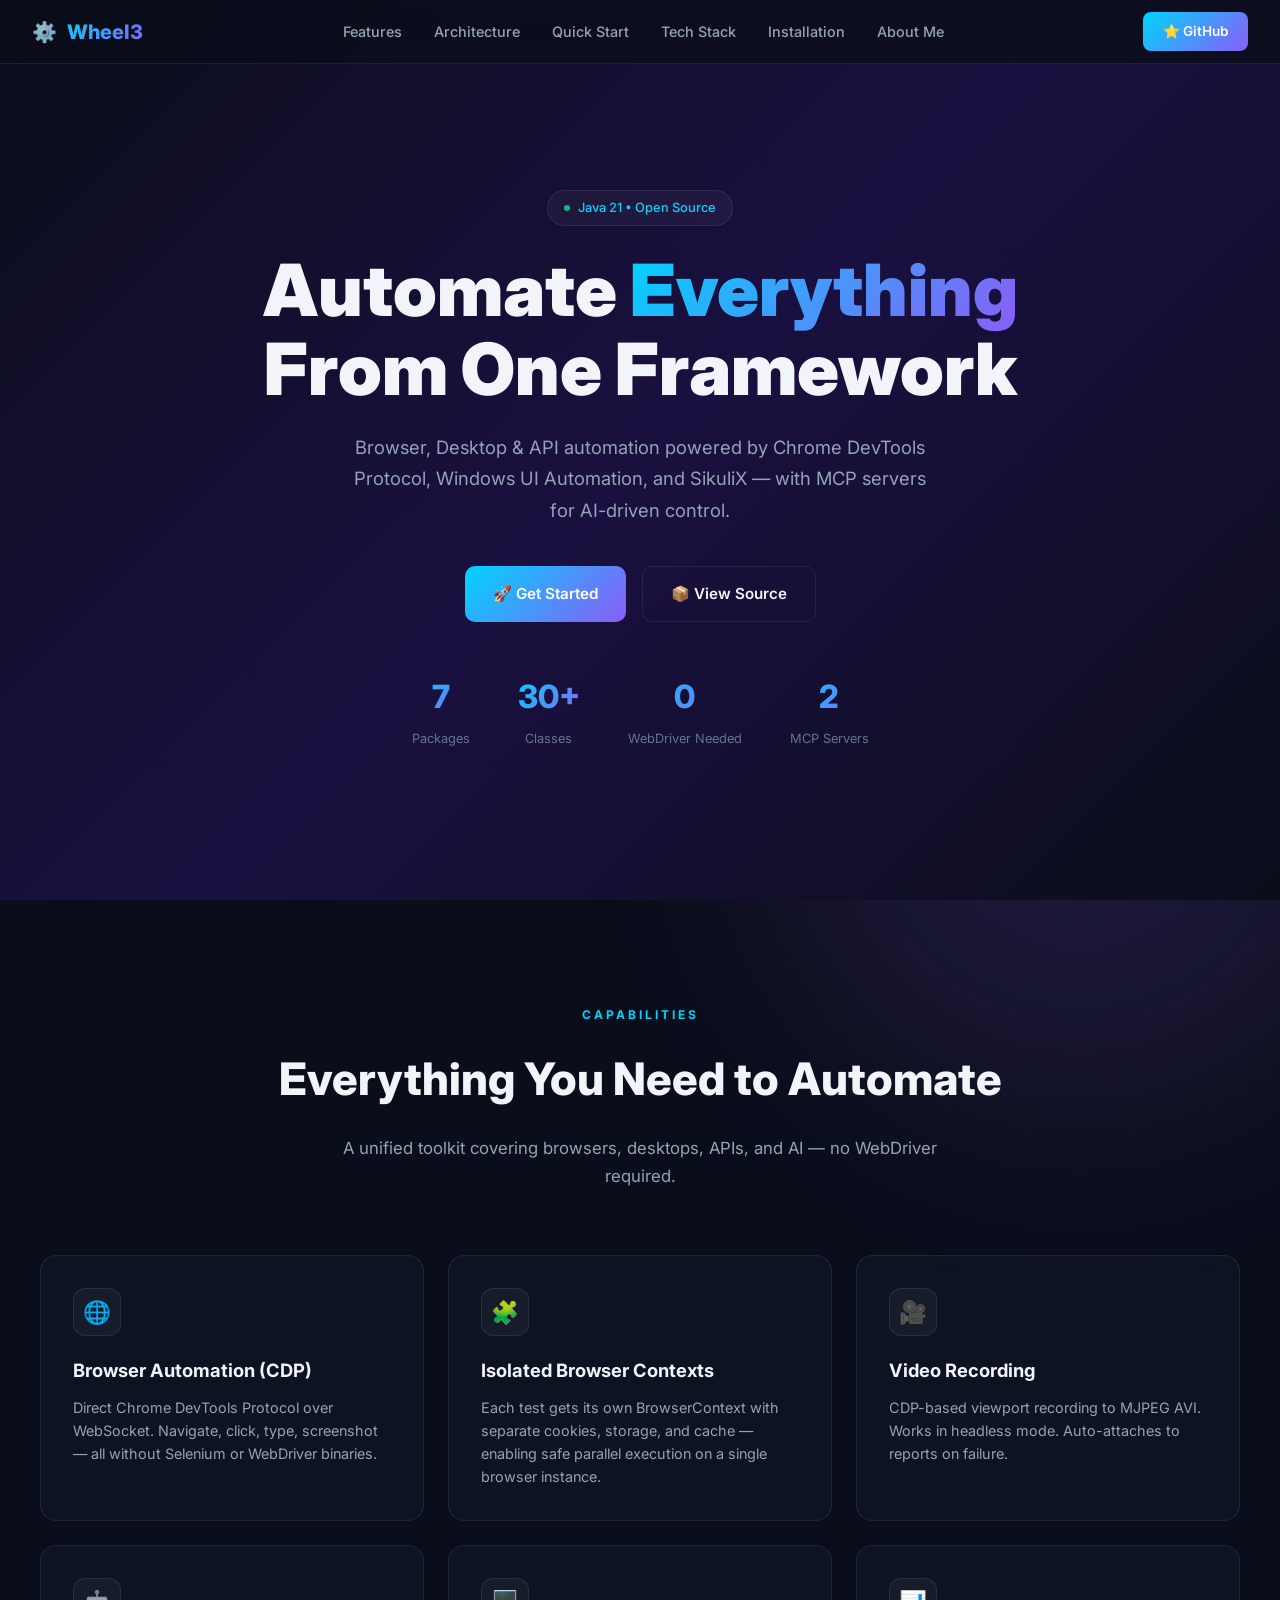
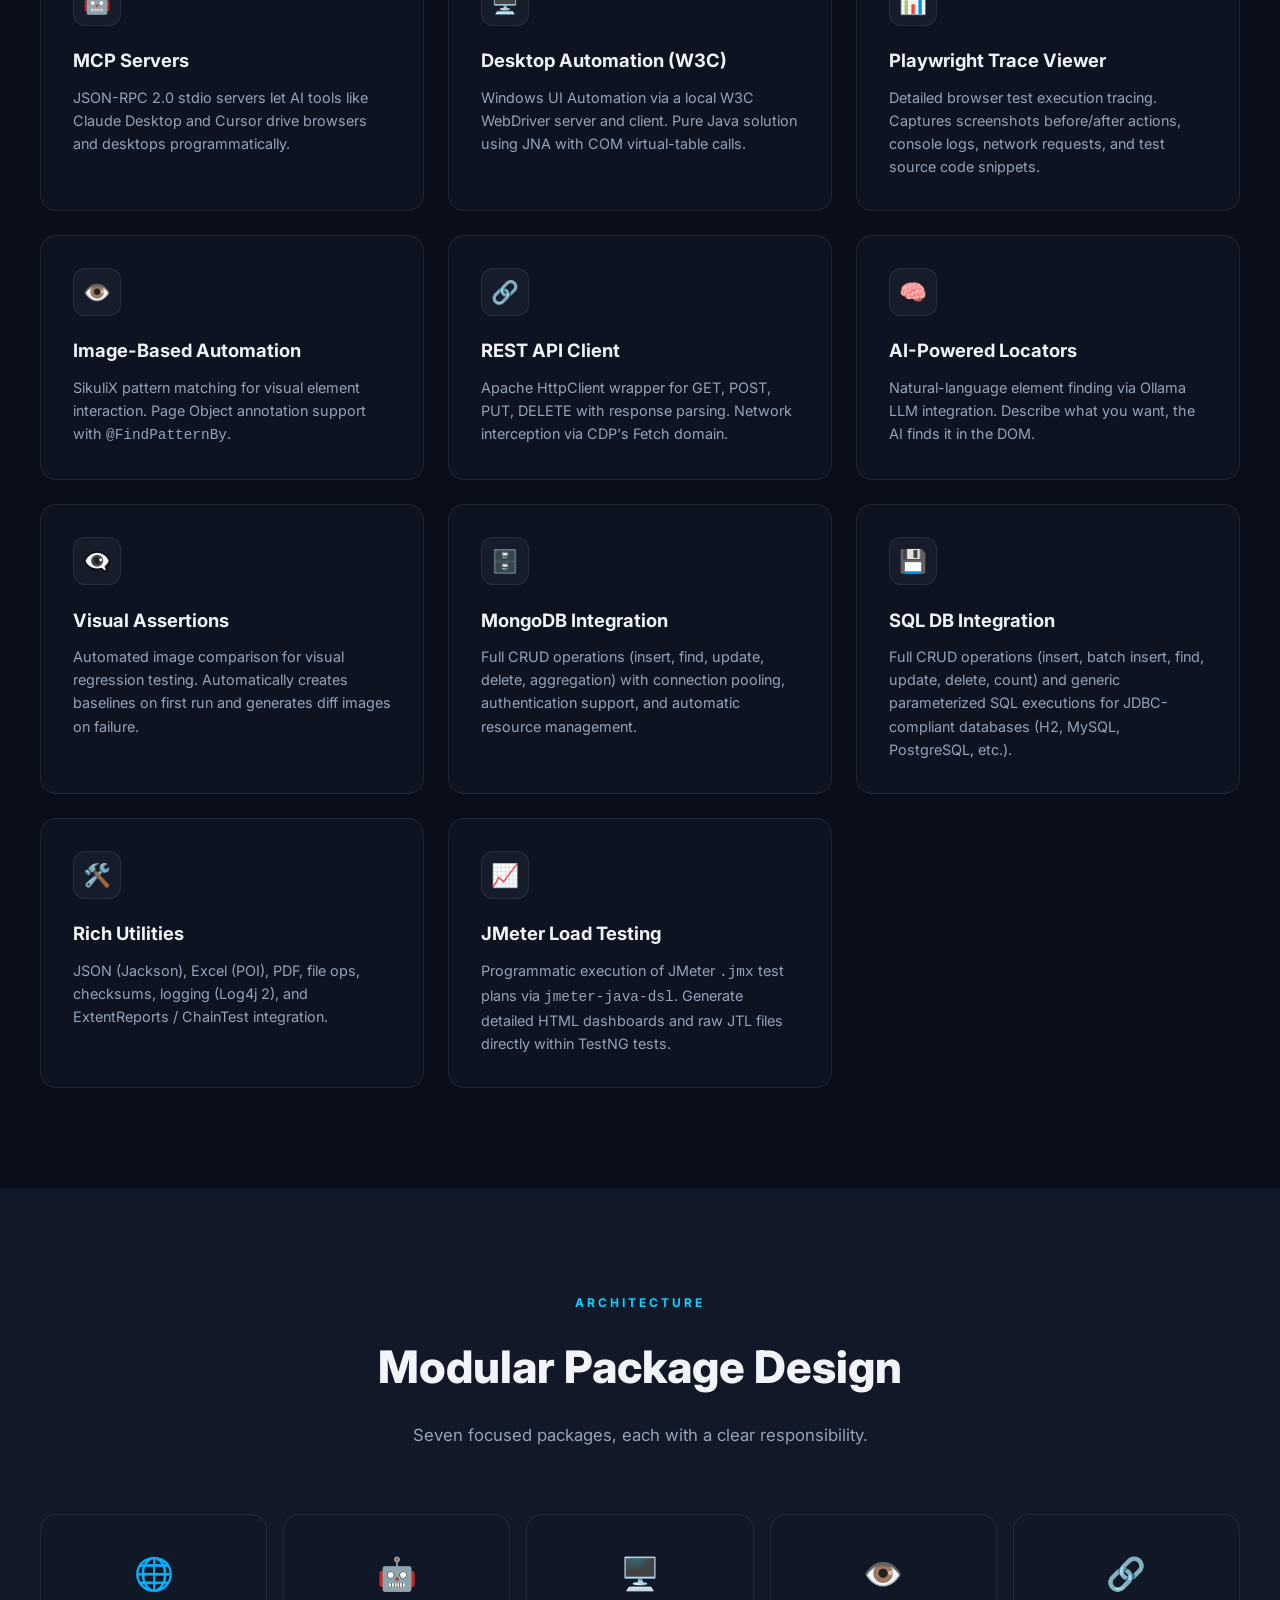
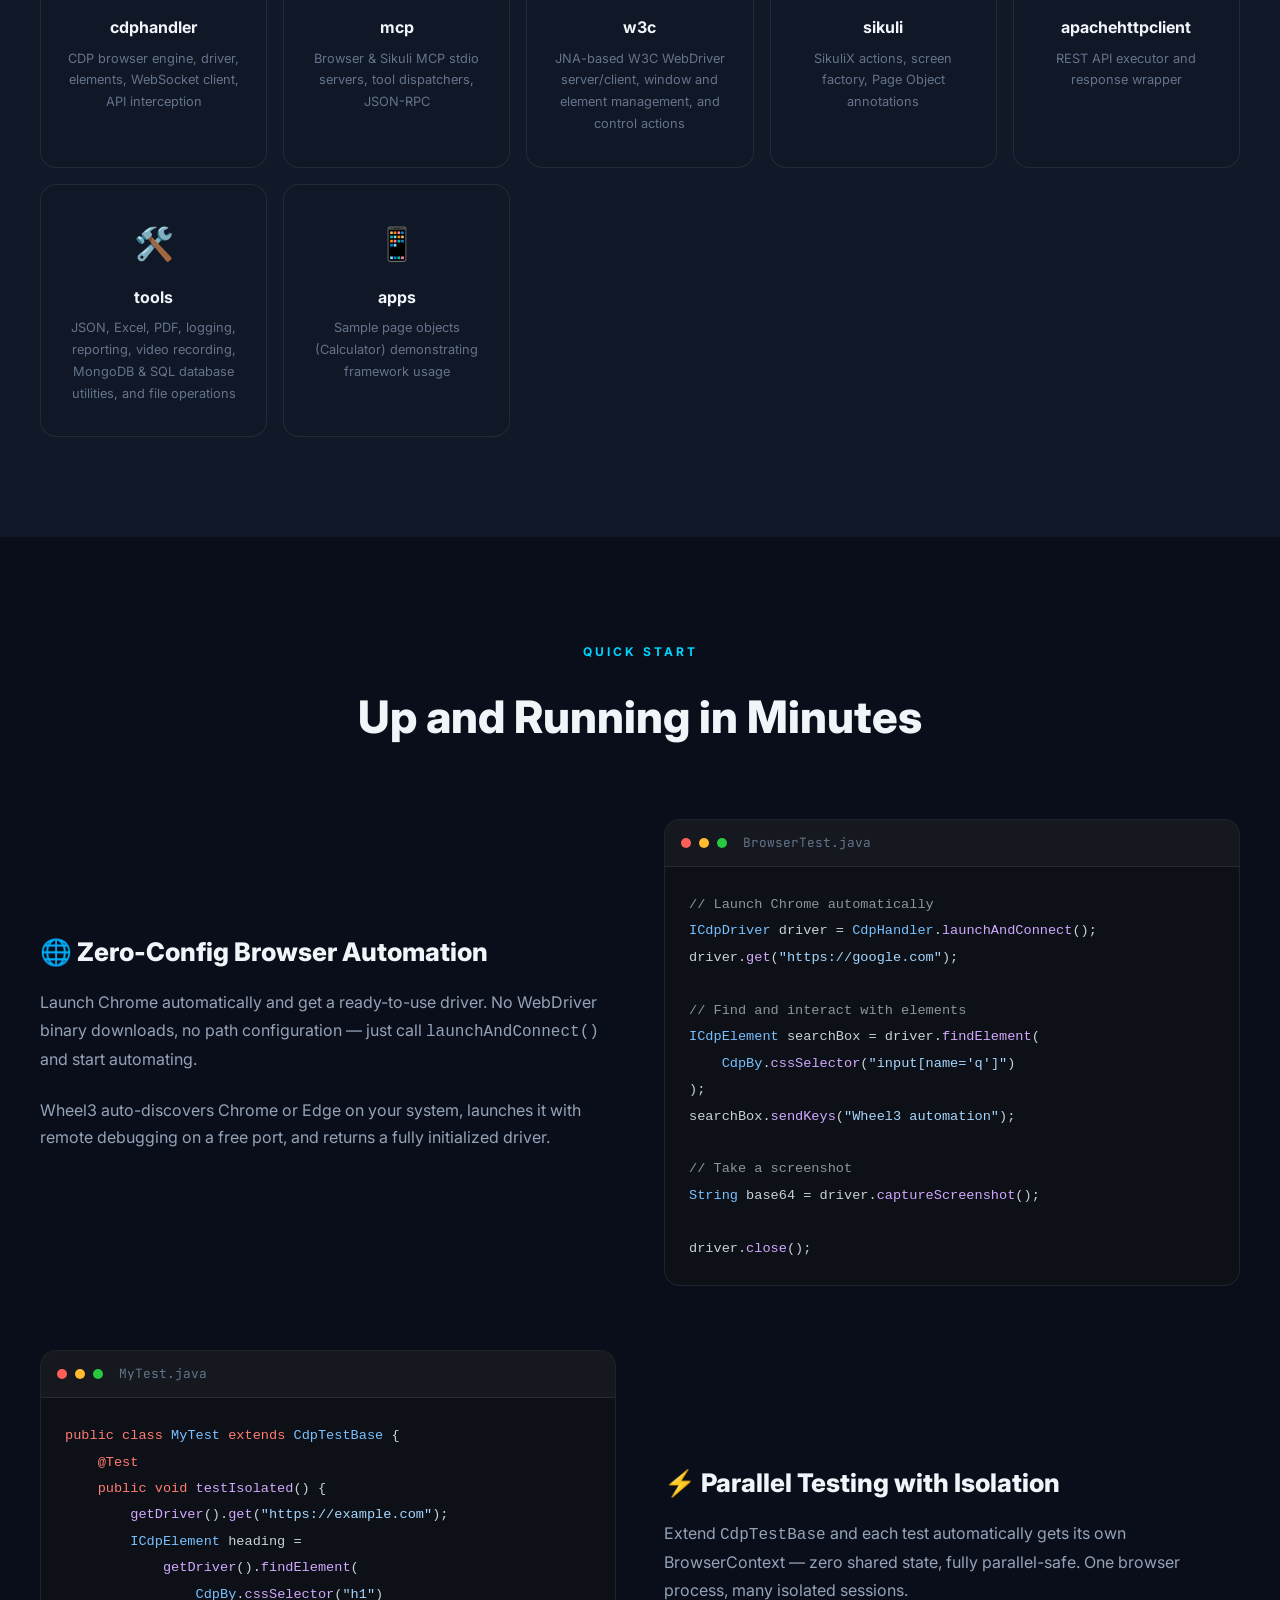
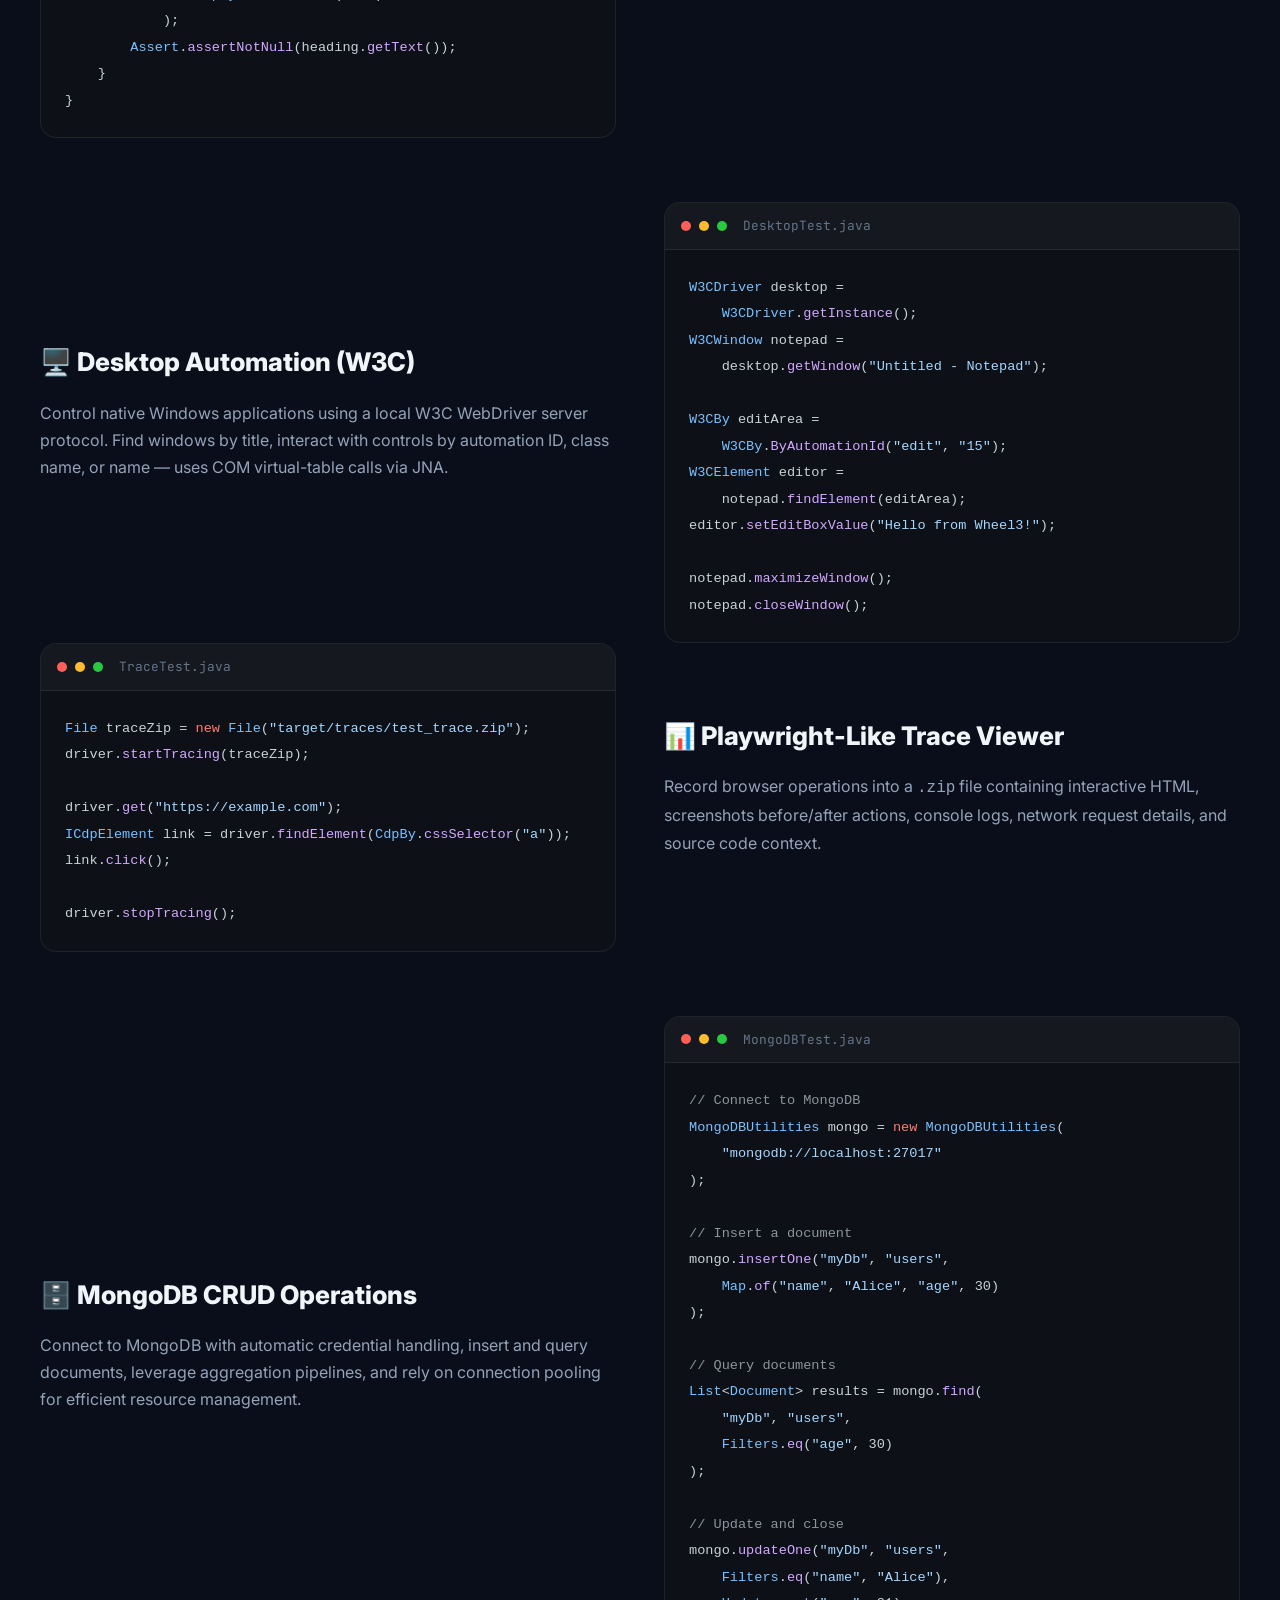
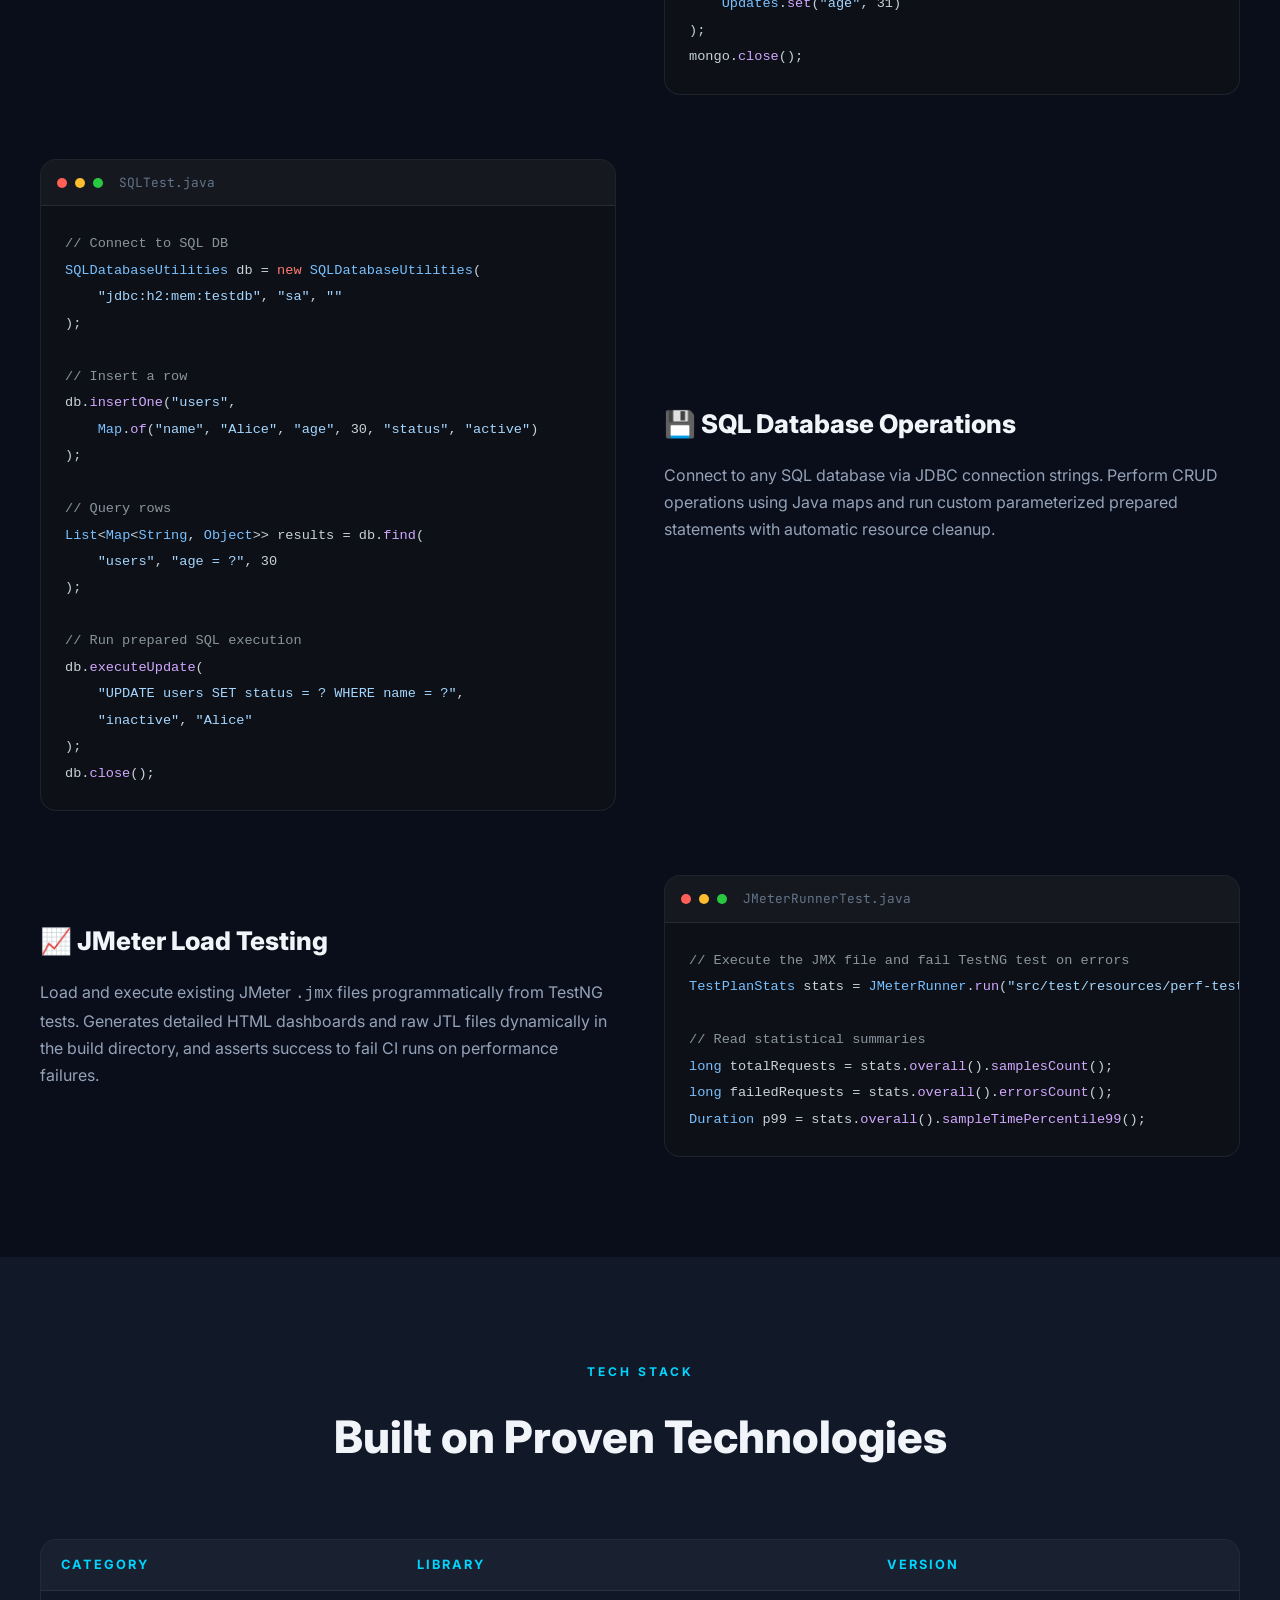
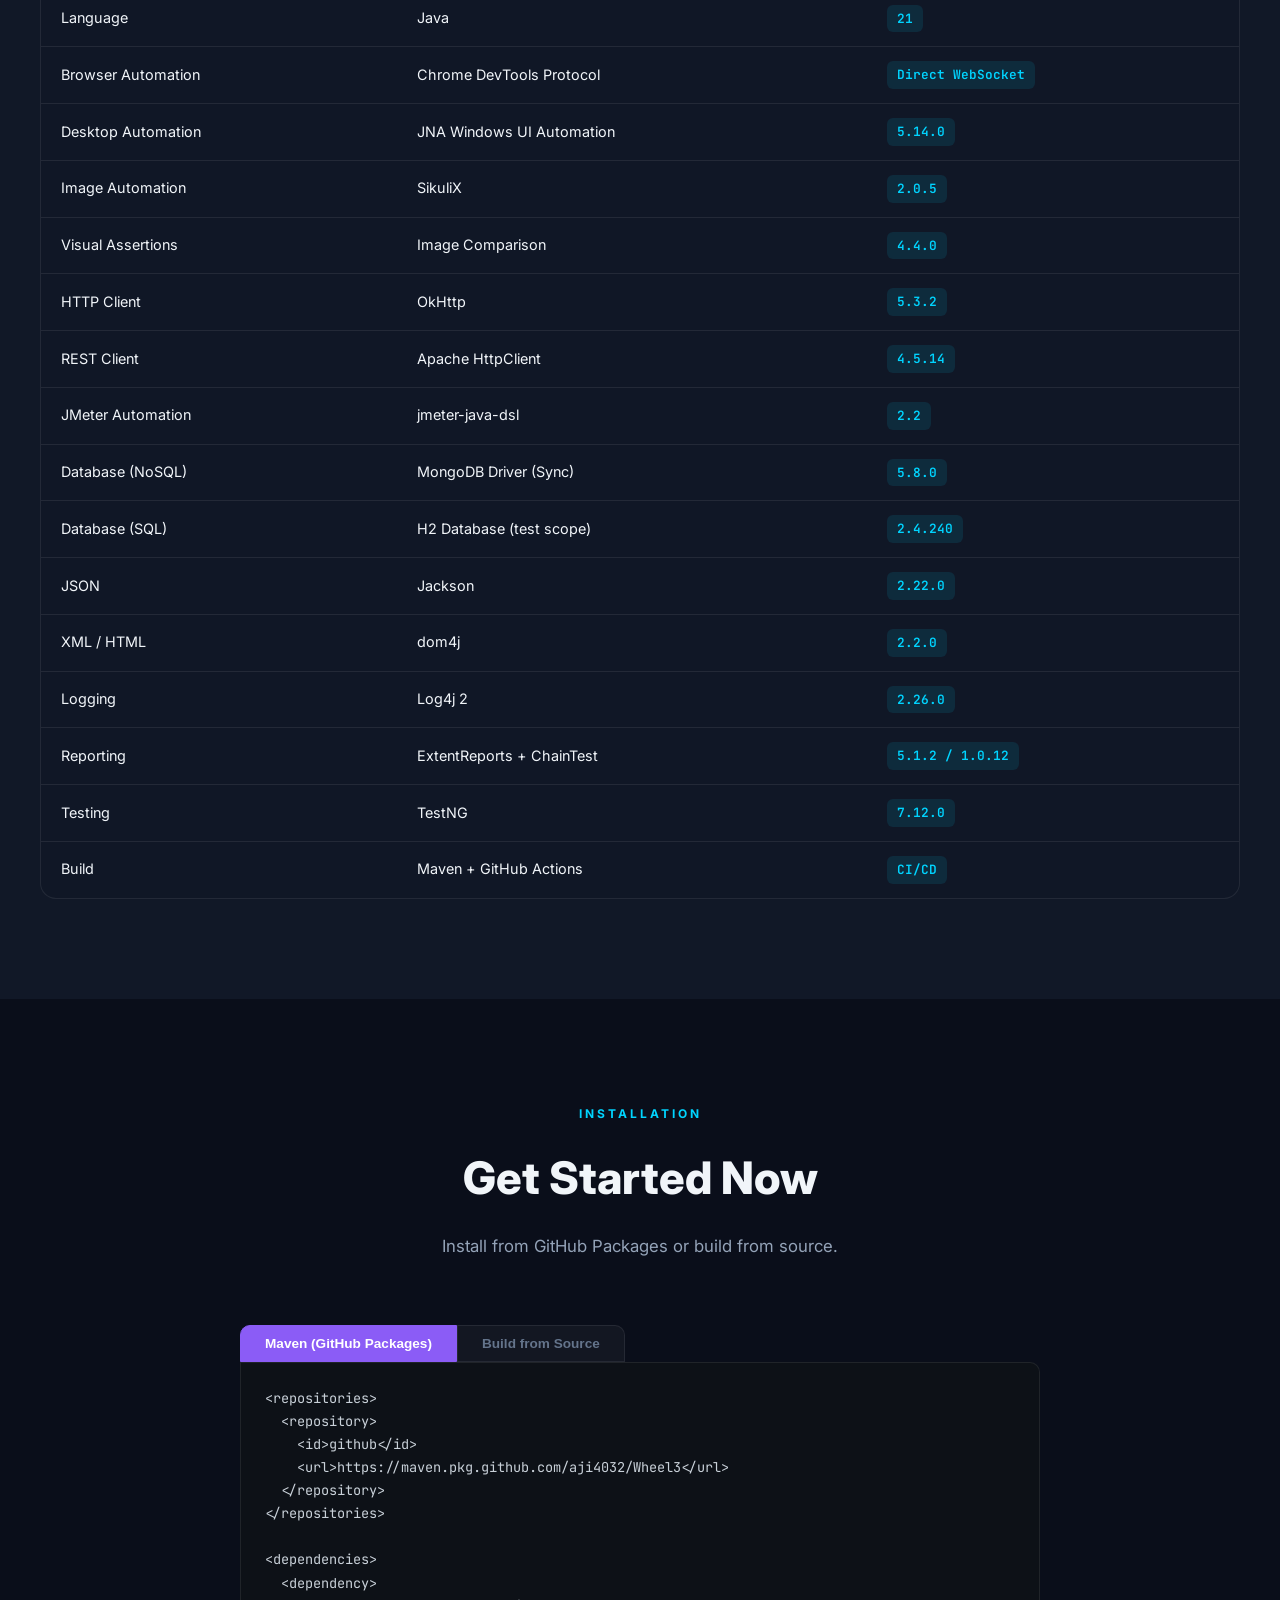
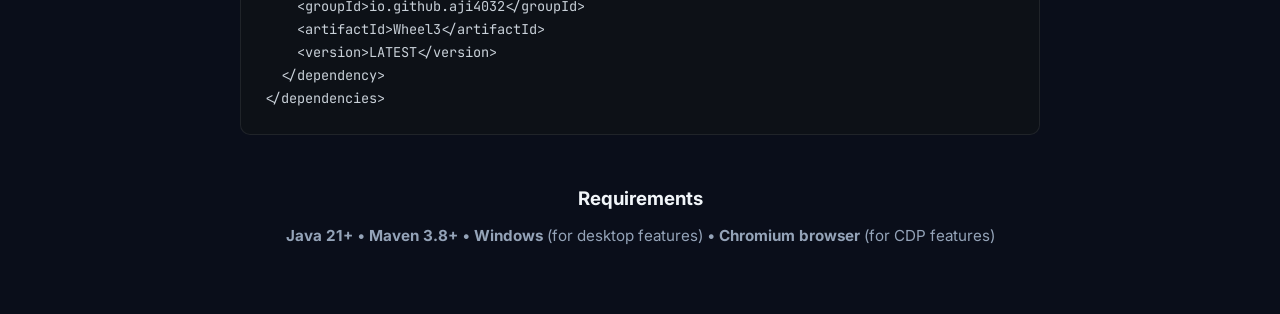
<file: docs/index.html>
<!DOCTYPE html>
<html lang="en">
<head>
  <meta charset="UTF-8" />
  <meta name="viewport" content="width=device-width, initial-scale=1.0" />
  <title>Wheel3 — Java Automation Framework</title>
  <meta name="description" content="A Java automation framework for browser, desktop, and API testing — powered by Chrome DevTools Protocol (CDP), Windows UI Automation, and SikuliX." />
  <meta name="keywords" content="Java, automation, CDP, Chrome DevTools Protocol, desktop testing, SikuliX, MCP, UI Automation" />
  <meta property="og:title" content="Wheel3 — Java Automation Framework" />
  <meta property="og:description" content="Browser, Desktop & API automation powered by CDP, Windows UI Automation, and SikuliX." />
  <meta property="og:type" content="website" />
  <link rel="stylesheet" href="style.css" />
</head>
<body>

<!-- Background Effects -->
<div class="bg-grid"></div>
<div class="bg-glow bg-glow--cyan"></div>
<div class="bg-glow bg-glow--violet"></div>

<!-- Navbar -->
<nav class="navbar" id="navbar">
  <a href="#" class="nav-brand">⚙️ <span>Wheel3</span></a>
  <ul class="nav-links" id="navLinks">
    <li><a href="#features">Features</a></li>
    <li><a href="#architecture">Architecture</a></li>
    <li><a href="#quickstart">Quick Start</a></li>
    <li><a href="#techstack">Tech Stack</a></li>
    <li><a href="#installation">Installation</a></li>
    <li><a href="about.html">About Me</a></li>
  </ul>
  <a href="https://github.com/aji4032/Wheel3" class="nav-cta" target="_blank">⭐ GitHub</a>
  <button class="mobile-toggle" id="mobileToggle" aria-label="Toggle menu">☰</button>
</nav>

<!-- Hero Section -->
<section class="hero" id="hero">
  <div class="hero-content">
    <div class="hero-badge">
      <span class="dot"></span>
      Java 21 &bull; Open Source
    </div>
    <h1>
      Automate <span class="gradient-text">Everything</span><br/>
      From One Framework
    </h1>
    <p>Browser, Desktop & API automation powered by Chrome DevTools Protocol, Windows UI Automation, and SikuliX — with MCP servers for AI-driven control.</p>
    <div class="hero-actions">
      <a href="#quickstart" class="btn btn--primary">🚀 Get Started</a>
      <a href="https://github.com/aji4032/Wheel3" class="btn btn--outline" target="_blank">📦 View Source</a>
    </div>
    <div class="hero-stats">
      <div class="hero-stat">
        <div class="value">7</div>
        <div class="label">Packages</div>
      </div>
      <div class="hero-stat">
        <div class="value">30+</div>
        <div class="label">Classes</div>
      </div>
      <div class="hero-stat">
        <div class="value">0</div>
        <div class="label">WebDriver Needed</div>
      </div>
      <div class="hero-stat">
        <div class="value">2</div>
        <div class="label">MCP Servers</div>
      </div>
    </div>
  </div>
</section>

<!-- Features -->
<section id="features">
  <div class="container">
    <div class="section-header fade-in">
      <span class="section-label">Capabilities</span>
      <h2 class="section-title">Everything You Need to Automate</h2>
      <p class="section-desc">A unified toolkit covering browsers, desktops, APIs, and AI — no WebDriver required.</p>
    </div>
    <div class="features-grid">
      <div class="feature-card fade-in">
        <div class="feature-icon">🌐</div>
        <h3>Browser Automation (CDP)</h3>
        <p>Direct Chrome DevTools Protocol over WebSocket. Navigate, click, type, screenshot — all without Selenium or WebDriver binaries.</p>
      </div>
      <div class="feature-card fade-in">
        <div class="feature-icon">🧩</div>
        <h3>Isolated Browser Contexts</h3>
        <p>Each test gets its own BrowserContext with separate cookies, storage, and cache — enabling safe parallel execution on a single browser instance.</p>
      </div>
      <div class="feature-card fade-in">
        <div class="feature-icon">🎥</div>
        <h3>Video Recording</h3>
        <p>CDP-based viewport recording to MJPEG AVI. Works in headless mode. Auto-attaches to reports on failure.</p>
      </div>
      <div class="feature-card fade-in">
        <div class="feature-icon">🤖</div>
        <h3>MCP Servers</h3>
        <p>JSON-RPC 2.0 stdio servers let AI tools like Claude Desktop and Cursor drive browsers and desktops programmatically.</p>
      </div>
      <div class="feature-card fade-in">
        <div class="feature-icon">🖥️</div>
        <h3>Desktop Automation (W3C)</h3>
        <p>Windows UI Automation via a local W3C WebDriver server and client. Pure Java solution using JNA with COM virtual-table calls.</p>
      </div>
      <div class="feature-card fade-in">
        <div class="feature-icon">📊</div>
        <h3>Playwright Trace Viewer</h3>
        <p>Detailed browser test execution tracing. Captures screenshots before/after actions, console logs, network requests, and test source code snippets.</p>
      </div>
      <div class="feature-card fade-in">
        <div class="feature-icon">👁️</div>
        <h3>Image-Based Automation</h3>
        <p>SikuliX pattern matching for visual element interaction. Page Object annotation support with <code>@FindPatternBy</code>.</p>
      </div>
      <div class="feature-card fade-in">
        <div class="feature-icon">🔗</div>
        <h3>REST API Client</h3>
        <p>Apache HttpClient wrapper for GET, POST, PUT, DELETE with response parsing. Network interception via CDP's Fetch domain.</p>
      </div>
      <div class="feature-card fade-in">
        <div class="feature-icon">🧠</div>
        <h3>AI-Powered Locators</h3>
        <p>Natural-language element finding via Ollama LLM integration. Describe what you want, the AI finds it in the DOM.</p>
      </div>
      <div class="feature-card fade-in">
        <div class="feature-icon">👁️‍🗨️</div>
        <h3>Visual Assertions</h3>
        <p>Automated image comparison for visual regression testing. Automatically creates baselines on first run and generates diff images on failure.</p>
      </div>
      <div class="feature-card fade-in">
        <div class="feature-icon">🗄️</div>
        <h3>MongoDB Integration</h3>
        <p>Full CRUD operations (insert, find, update, delete, aggregation) with connection pooling, authentication support, and automatic resource management.</p>
      </div>
      <div class="feature-card fade-in">
        <div class="feature-icon">💾</div>
        <h3>SQL DB Integration</h3>
        <p>Full CRUD operations (insert, batch insert, find, update, delete, count) and generic parameterized SQL executions for JDBC-compliant databases (H2, MySQL, PostgreSQL, etc.).</p>
      </div>
      <div class="feature-card fade-in">
        <div class="feature-icon">🛠️</div>
        <h3>Rich Utilities</h3>
        <p>JSON (Jackson), Excel (POI), PDF, file ops, checksums, logging (Log4j 2), and ExtentReports / ChainTest integration.</p>
      </div>
      <div class="feature-card fade-in">
        <div class="feature-icon">📈</div>
        <h3>JMeter Load Testing</h3>
        <p>Programmatic execution of JMeter <code>.jmx</code> test plans via <code>jmeter-java-dsl</code>. Generate detailed HTML dashboards and raw JTL files directly within TestNG tests.</p>
      </div>
    </div>
  </div>
</section>

<!-- Architecture -->
<section id="architecture" style="background: var(--bg-secondary);">
  <div class="container">
    <div class="section-header fade-in">
      <span class="section-label">Architecture</span>
      <h2 class="section-title">Modular Package Design</h2>
      <p class="section-desc">Seven focused packages, each with a clear responsibility.</p>
    </div>
    <div class="arch-grid">
      <div class="arch-card fade-in">
        <div class="arch-icon">🌐</div>
        <h4>cdphandler</h4>
        <p>CDP browser engine, driver, elements, WebSocket client, API interception</p>
      </div>
      <div class="arch-card fade-in">
        <div class="arch-icon">🤖</div>
        <h4>mcp</h4>
        <p>Browser & Sikuli MCP stdio servers, tool dispatchers, JSON-RPC</p>
      </div>
      <div class="arch-card fade-in">
        <div class="arch-icon">🖥️</div>
        <h4>w3c</h4>
        <p>JNA-based W3C WebDriver server/client, window and element management, and control actions</p>
      </div>
      <div class="arch-card fade-in">
        <div class="arch-icon">👁️</div>
        <h4>sikuli</h4>
        <p>SikuliX actions, screen factory, Page Object annotations</p>
      </div>
      <div class="arch-card fade-in">
        <div class="arch-icon">🔗</div>
        <h4>apachehttpclient</h4>
        <p>REST API executor and response wrapper</p>
      </div>
      <div class="arch-card fade-in">
        <div class="arch-icon">🛠️</div>
        <h4>tools</h4>
        <p>JSON, Excel, PDF, logging, reporting, video recording, MongoDB &amp; SQL database utilities, and file operations</p>
      </div>
      <div class="arch-card fade-in">
        <div class="arch-icon">📱</div>
        <h4>apps</h4>
        <p>Sample page objects (Calculator) demonstrating framework usage</p>
      </div>
    </div>
  </div>
</section>

<!-- Quick Start -->
<section id="quickstart">
  <div class="container">
    <div class="section-header fade-in">
      <span class="section-label">Quick Start</span>
      <h2 class="section-title">Up and Running in Minutes</h2>
    </div>

    <!-- Zero-Config Browser -->
    <div class="code-section fade-in" style="margin-bottom: 4rem;">
      <div class="code-info">
        <h3>🌐 Zero-Config Browser Automation</h3>
        <p>Launch Chrome automatically and get a ready-to-use driver. No WebDriver binary downloads, no path configuration — just call <code>launchAndConnect()</code> and start automating.</p>
        <p>Wheel3 auto-discovers Chrome or Edge on your system, launches it with remote debugging on a free port, and returns a fully initialized driver.</p>
      </div>
      <div class="code-block">
        <div class="code-block-header">
          <span class="code-dot code-dot--red"></span>
          <span class="code-dot code-dot--yellow"></span>
          <span class="code-dot code-dot--green"></span>
          <span class="code-block-title">BrowserTest.java</span>
        </div>
        <pre><code><span class="cmt">// Launch Chrome automatically</span>
<span class="type">ICdpDriver</span> driver = <span class="type">CdpHandler</span>.<span class="fn">launchAndConnect</span>();
driver.<span class="fn">get</span>(<span class="str">"https://google.com"</span>);

<span class="cmt">// Find and interact with elements</span>
<span class="type">ICdpElement</span> searchBox = driver.<span class="fn">findElement</span>(
    <span class="type">CdpBy</span>.<span class="fn">cssSelector</span>(<span class="str">"input[name='q']"</span>)
);
searchBox.<span class="fn">sendKeys</span>(<span class="str">"Wheel3 automation"</span>);

<span class="cmt">// Take a screenshot</span>
<span class="type">String</span> base64 = driver.<span class="fn">captureScreenshot</span>();

driver.<span class="fn">close</span>();</code></pre>
      </div>
    </div>

    <!-- Parallel Testing -->
    <div class="code-section fade-in" style="margin-bottom: 4rem; direction: rtl;">
      <div class="code-info" style="direction: ltr;">
        <h3>⚡ Parallel Testing with Isolation</h3>
        <p>Extend <code>CdpTestBase</code> and each test automatically gets its own BrowserContext — zero shared state, fully parallel-safe. One browser process, many isolated sessions.</p>
      </div>
      <div class="code-block" style="direction: ltr;">
        <div class="code-block-header">
          <span class="code-dot code-dot--red"></span>
          <span class="code-dot code-dot--yellow"></span>
          <span class="code-dot code-dot--green"></span>
          <span class="code-block-title">MyTest.java</span>
        </div>
        <pre><code><span class="kw">public class</span> <span class="type">MyTest</span> <span class="kw">extends</span> <span class="type">CdpTestBase</span> {
    <span class="kw">@Test</span>
    <span class="kw">public void</span> <span class="fn">testIsolated</span>() {
        <span class="fn">getDriver</span>().<span class="fn">get</span>(<span class="str">"https://example.com"</span>);
        <span class="type">ICdpElement</span> heading =
            <span class="fn">getDriver</span>().<span class="fn">findElement</span>(
                <span class="type">CdpBy</span>.<span class="fn">cssSelector</span>(<span class="str">"h1"</span>)
            );
        <span class="type">Assert</span>.<span class="fn">assertNotNull</span>(heading.<span class="fn">getText</span>());
    }
}</code></pre>
      </div>
    </div>

    <!-- Desktop Automation -->
    <div class="code-section fade-in">
      <div class="code-info">
        <h3>🖥️ Desktop Automation (W3C)</h3>
        <p>Control native Windows applications using a local W3C WebDriver server protocol. Find windows by title, interact with controls by automation ID, class name, or name — uses COM virtual-table calls via JNA.</p>
      </div>
      <div class="code-block">
        <div class="code-block-header">
          <span class="code-dot code-dot--red"></span>
          <span class="code-dot code-dot--yellow"></span>
          <span class="code-dot code-dot--green"></span>
          <span class="code-block-title">DesktopTest.java</span>
        </div>
        <pre><code><span class="type">W3CDriver</span> desktop =
    <span class="type">W3CDriver</span>.<span class="fn">getInstance</span>();
<span class="type">W3CWindow</span> notepad =
    desktop.<span class="fn">getWindow</span>(<span class="str">"Untitled - Notepad"</span>);

<span class="type">W3CBy</span> editArea =
    <span class="type">W3CBy</span>.<span class="fn">ByAutomationId</span>(<span class="str">"edit"</span>, <span class="str">"15"</span>);
<span class="type">W3CElement</span> editor =
    notepad.<span class="fn">findElement</span>(editArea);
editor.<span class="fn">setEditBoxValue</span>(<span class="str">"Hello from Wheel3!"</span>);

notepad.<span class="fn">maximizeWindow</span>();
notepad.<span class="fn">closeWindow</span>();</code></pre>
      </div>
    </div>

    <!-- Playwright-Like Trace Viewer -->
    <div class="code-section fade-in" style="margin-bottom: 4rem; direction: rtl;">
      <div class="code-info" style="direction: ltr;">
        <h3>📊 Playwright-Like Trace Viewer</h3>
        <p>Record browser operations into a <code>.zip</code> file containing interactive HTML, screenshots before/after actions, console logs, network request details, and source code context.</p>
      </div>
      <div class="code-block" style="direction: ltr;">
        <div class="code-block-header">
          <span class="code-dot code-dot--red"></span>
          <span class="code-dot code-dot--yellow"></span>
          <span class="code-dot code-dot--green"></span>
          <span class="code-block-title">TraceTest.java</span>
        </div>
        <pre><code><span class="type">File</span> traceZip = <span class="kw">new</span> <span class="type">File</span>(<span class="str">"target/traces/test_trace.zip"</span>);
driver.<span class="fn">startTracing</span>(traceZip);

driver.<span class="fn">get</span>(<span class="str">"https://example.com"</span>);
<span class="type">ICdpElement</span> link = driver.<span class="fn">findElement</span>(<span class="type">CdpBy</span>.<span class="fn">cssSelector</span>(<span class="str">"a"</span>));
link.<span class="fn">click</span>();

driver.<span class="fn">stopTracing</span>();</code></pre>
      </div>
    </div>

    <!-- MongoDB Integration -->
    <div class="code-section fade-in" style="margin-bottom: 4rem;">
      <div class="code-info">
        <h3>🗄️ MongoDB CRUD Operations</h3>
        <p>Connect to MongoDB with automatic credential handling, insert and query documents, leverage aggregation pipelines, and rely on connection pooling for efficient resource management.</p>
      </div>
      <div class="code-block">
        <div class="code-block-header">
          <span class="code-dot code-dot--red"></span>
          <span class="code-dot code-dot--yellow"></span>
          <span class="code-dot code-dot--green"></span>
          <span class="code-block-title">MongoDBTest.java</span>
        </div>
        <pre><code><span class="cmt">// Connect to MongoDB</span>
<span class="type">MongoDBUtilities</span> mongo = <span class="kw">new</span> <span class="type">MongoDBUtilities</span>(
    <span class="str">"mongodb://localhost:27017"</span>
);

<span class="cmt">// Insert a document</span>
mongo.<span class="fn">insertOne</span>(<span class="str">"myDb"</span>, <span class="str">"users"</span>,
    <span class="type">Map</span>.<span class="fn">of</span>(<span class="str">"name"</span>, <span class="str">"Alice"</span>, <span class="str">"age"</span>, 30)
);

<span class="cmt">// Query documents</span>
<span class="type">List</span>&lt;<span class="type">Document</span>&gt; results = mongo.<span class="fn">find</span>(
    <span class="str">"myDb"</span>, <span class="str">"users"</span>,
    <span class="type">Filters</span>.<span class="fn">eq</span>(<span class="str">"age"</span>, 30)
);

<span class="cmt">// Update and close</span>
mongo.<span class="fn">updateOne</span>(<span class="str">"myDb"</span>, <span class="str">"users"</span>,
    <span class="type">Filters</span>.<span class="fn">eq</span>(<span class="str">"name"</span>, <span class="str">"Alice"</span>),
    <span class="type">Updates</span>.<span class="fn">set</span>(<span class="str">"age"</span>, 31)
);
mongo.<span class="fn">close</span>();</code></pre>
      </div>
    </div>

    <!-- SQL DB Integration -->
    <div class="code-section fade-in" style="margin-bottom: 4rem; direction: rtl;">
      <div class="code-info" style="direction: ltr;">
        <h3>💾 SQL Database Operations</h3>
        <p>Connect to any SQL database via JDBC connection strings. Perform CRUD operations using Java maps and run custom parameterized prepared statements with automatic resource cleanup.</p>
      </div>
      <div class="code-block" style="direction: ltr;">
        <div class="code-block-header">
          <span class="code-dot code-dot--red"></span>
          <span class="code-dot code-dot--yellow"></span>
          <span class="code-dot code-dot--green"></span>
          <span class="code-block-title">SQLTest.java</span>
        </div>
        <pre><code><span class="cmt">// Connect to SQL DB</span>
<span class="type">SQLDatabaseUtilities</span> db = <span class="kw">new</span> <span class="type">SQLDatabaseUtilities</span>(
    <span class="str">"jdbc:h2:mem:testdb"</span>, <span class="str">"sa"</span>, <span class="str">""</span>
);

<span class="cmt">// Insert a row</span>
db.<span class="fn">insertOne</span>(<span class="str">"users"</span>,
    <span class="type">Map</span>.<span class="fn">of</span>(<span class="str">"name"</span>, <span class="str">"Alice"</span>, <span class="str">"age"</span>, 30, <span class="str">"status"</span>, <span class="str">"active"</span>)
);

<span class="cmt">// Query rows</span>
<span class="type">List</span>&lt;<span class="type">Map</span>&lt;<span class="type">String</span>, <span class="type">Object</span>&gt;&gt; results = db.<span class="fn">find</span>(
    <span class="str">"users"</span>, <span class="str">"age = ?"</span>, 30
);

<span class="cmt">// Run prepared SQL execution</span>
db.<span class="fn">executeUpdate</span>(
    <span class="str">"UPDATE users SET status = ? WHERE name = ?"</span>,
    <span class="str">"inactive"</span>, <span class="str">"Alice"</span>
);
db.<span class="fn">close</span>();</code></pre>
      </div>
    </div>

    <!-- JMeter Load Testing -->
    <div class="code-section fade-in">
      <div class="code-info">
        <h3>📈 JMeter Load Testing</h3>
        <p>Load and execute existing JMeter <code>.jmx</code> files programmatically from TestNG tests. Generates detailed HTML dashboards and raw JTL files dynamically in the build directory, and asserts success to fail CI runs on performance failures.</p>
      </div>
      <div class="code-block">
        <div class="code-block-header">
          <span class="code-dot code-dot--red"></span>
          <span class="code-dot code-dot--yellow"></span>
          <span class="code-dot code-dot--green"></span>
          <span class="code-block-title">JMeterRunnerTest.java</span>
        </div>
        <pre><code><span class="cmt">// Execute the JMX file and fail TestNG test on errors</span>
<span class="type">TestPlanStats</span> stats = <span class="type">JMeterRunner</span>.<span class="fn">run</span>(<span class="str">"src/test/resources/perf-test.jmx"</span>);

<span class="cmt">// Read statistical summaries</span>
<span class="type">long</span> totalRequests = stats.<span class="fn">overall</span>().<span class="fn">samplesCount</span>();
<span class="type">long</span> failedRequests = stats.<span class="fn">overall</span>().<span class="fn">errorsCount</span>();
<span class="type">Duration</span> p99 = stats.<span class="fn">overall</span>().<span class="fn">sampleTimePercentile99</span>();</code></pre>
      </div>
    </div>
  </div>
</section>

<!-- Tech Stack -->
<section id="techstack" style="background: var(--bg-secondary);">
  <div class="container">
    <div class="section-header fade-in">
      <span class="section-label">Tech Stack</span>
      <h2 class="section-title">Built on Proven Technologies</h2>
    </div>
    <div class="fade-in">
      <table class="tech-table">
        <thead>
          <tr><th>Category</th><th>Library</th><th>Version</th></tr>
        </thead>
        <tbody>
          <tr><td>Language</td><td>Java</td><td><span class="tech-badge">21</span></td></tr>
          <tr><td>Browser Automation</td><td>Chrome DevTools Protocol</td><td><span class="tech-badge">Direct WebSocket</span></td></tr>
          <tr><td>Desktop Automation</td><td>JNA Windows UI Automation</td><td><span class="tech-badge">5.14.0</span></td></tr>
          <tr><td>Image Automation</td><td>SikuliX</td><td><span class="tech-badge">2.0.5</span></td></tr>
          <tr><td>Visual Assertions</td><td>Image Comparison</td><td><span class="tech-badge">4.4.0</span></td></tr>
          <tr><td>HTTP Client</td><td>OkHttp</td><td><span class="tech-badge">5.3.2</span></td></tr>
          <tr><td>REST Client</td><td>Apache HttpClient</td><td><span class="tech-badge">4.5.14</span></td></tr>
          <tr><td>JMeter Automation</td><td>jmeter-java-dsl</td><td><span class="tech-badge">2.2</span></td></tr>
          <tr><td>Database (NoSQL)</td><td>MongoDB Driver (Sync)</td><td><span class="tech-badge">5.8.0</span></td></tr>
          <tr><td>Database (SQL)</td><td>H2 Database (test scope)</td><td><span class="tech-badge">2.4.240</span></td></tr>
          <tr><td>JSON</td><td>Jackson</td><td><span class="tech-badge">2.22.0</span></td></tr>
          <tr><td>XML / HTML</td><td>dom4j</td><td><span class="tech-badge">2.2.0</span></td></tr>
          <tr><td>Logging</td><td>Log4j 2</td><td><span class="tech-badge">2.26.0</span></td></tr>
          <tr><td>Reporting</td><td>ExtentReports + ChainTest</td><td><span class="tech-badge">5.1.2 / 1.0.12</span></td></tr>
          <tr><td>Testing</td><td>TestNG</td><td><span class="tech-badge">7.12.0</span></td></tr>
          <tr><td>Build</td><td>Maven + GitHub Actions</td><td><span class="tech-badge">CI/CD</span></td></tr>
        </tbody>
      </table>
    </div>
  </div>
</section>

<!-- Installation -->
<section id="installation">
  <div class="container">
    <div class="section-header fade-in">
      <span class="section-label">Installation</span>
      <h2 class="section-title">Get Started Now</h2>
      <p class="section-desc">Install from GitHub Packages or build from source.</p>
    </div>
    <div class="fade-in" style="max-width: 800px; margin: 0 auto;">
      <div class="install-tabs">
        <button class="install-tab active" data-tab="maven">Maven (GitHub Packages)</button>
        <button class="install-tab" data-tab="source">Build from Source</button>
      </div>
      <div class="install-content active" id="tab-maven">
<pre>&lt;repositories&gt;
  &lt;repository&gt;
    &lt;id&gt;github&lt;/id&gt;
    &lt;url&gt;https://maven.pkg.github.com/aji4032/Wheel3&lt;/url&gt;
  &lt;/repository&gt;
&lt;/repositories&gt;

&lt;dependencies&gt;
  &lt;dependency&gt;
    &lt;groupId&gt;io.github.aji4032&lt;/groupId&gt;
    &lt;artifactId&gt;Wheel3&lt;/artifactId&gt;
    &lt;version&gt;LATEST&lt;/version&gt;
  &lt;/dependency&gt;
&lt;/dependencies&gt;</pre>
      </div>
      <div class="install-content" id="tab-source">
<pre>git clone https://github.com/aji4032/Wheel3.git
cd Wheel3
mvn clean package</pre>
      </div>
    </div>

    <div style="text-align: center; margin-top: 3rem;" class="fade-in">
      <h3 style="margin-bottom: 0.5rem;">Requirements</h3>
      <p style="color: var(--text-secondary); font-size: 0.95rem;">
        <strong>Java 21+</strong> &bull;
        <strong>Maven 3.8+</strong> &bull;
        <strong>Windows</strong> (for desktop features) &bull;
        <strong>Chromium browser</strong> (for CDP features)
      </p>
    </div>
  </div>
</section>

<!-- Footer -->
<footer class="footer">
  <div class="footer-links">
    <a href="https://github.com/aji4032/Wheel3" target="_blank">GitHub</a>
    <a href="https://github.com/aji4032/Wheel3/actions" target="_blank">CI/CD</a>
    <a href="https://github.com/aji4032/Wheel3/packages" target="_blank">Packages</a>
    <a href="https://github.com/aji4032/Wheel3/issues" target="_blank">Issues</a>
  </div>
  <p>Built with ❤️ by <a href="https://github.com/aji4032" target="_blank">aji4032</a> &bull; Wheel3 Automation Framework</p>
</footer>

<script>
// Navbar scroll effect
const navbar = document.getElementById('navbar');
window.addEventListener('scroll', () => {
  navbar.classList.toggle('scrolled', window.scrollY > 50);
});

// Mobile menu toggle
document.getElementById('mobileToggle').addEventListener('click', () => {
  document.getElementById('navLinks').classList.toggle('open');
});

// Scroll-triggered fade-in
const observer = new IntersectionObserver((entries) => {
  entries.forEach((entry, i) => {
    if (entry.isIntersecting) {
      setTimeout(() => entry.target.classList.add('visible'), i * 80);
      observer.unobserve(entry.target);
    }
  });
}, { threshold: 0.1 });
document.querySelectorAll('.fade-in').forEach(el => observer.observe(el));

// Install tabs
document.querySelectorAll('.install-tab').forEach(tab => {
  tab.addEventListener('click', () => {
    document.querySelectorAll('.install-tab').forEach(t => t.classList.remove('active'));
    document.querySelectorAll('.install-content').forEach(c => c.classList.remove('active'));
    tab.classList.add('active');
    document.getElementById('tab-' + tab.dataset.tab).classList.add('active');
  });
});
</script>

</body>
</html>
</file>
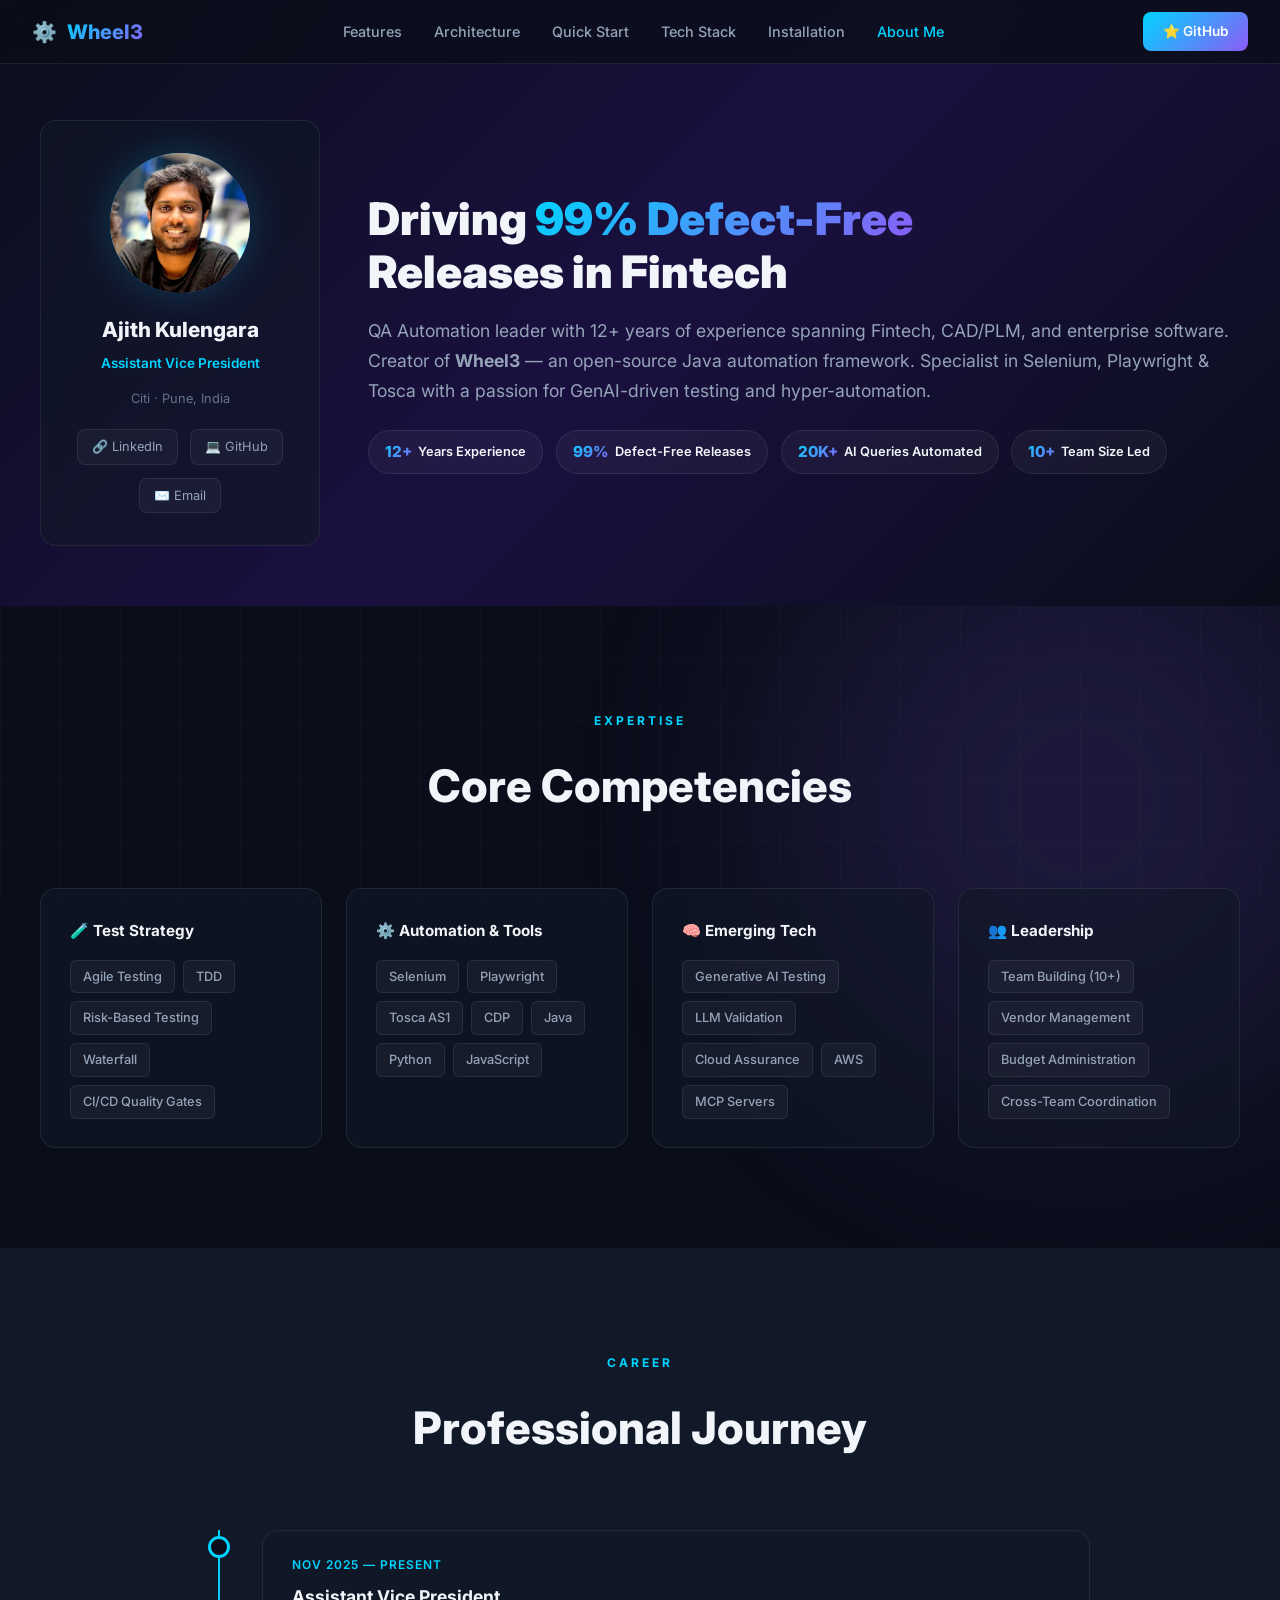
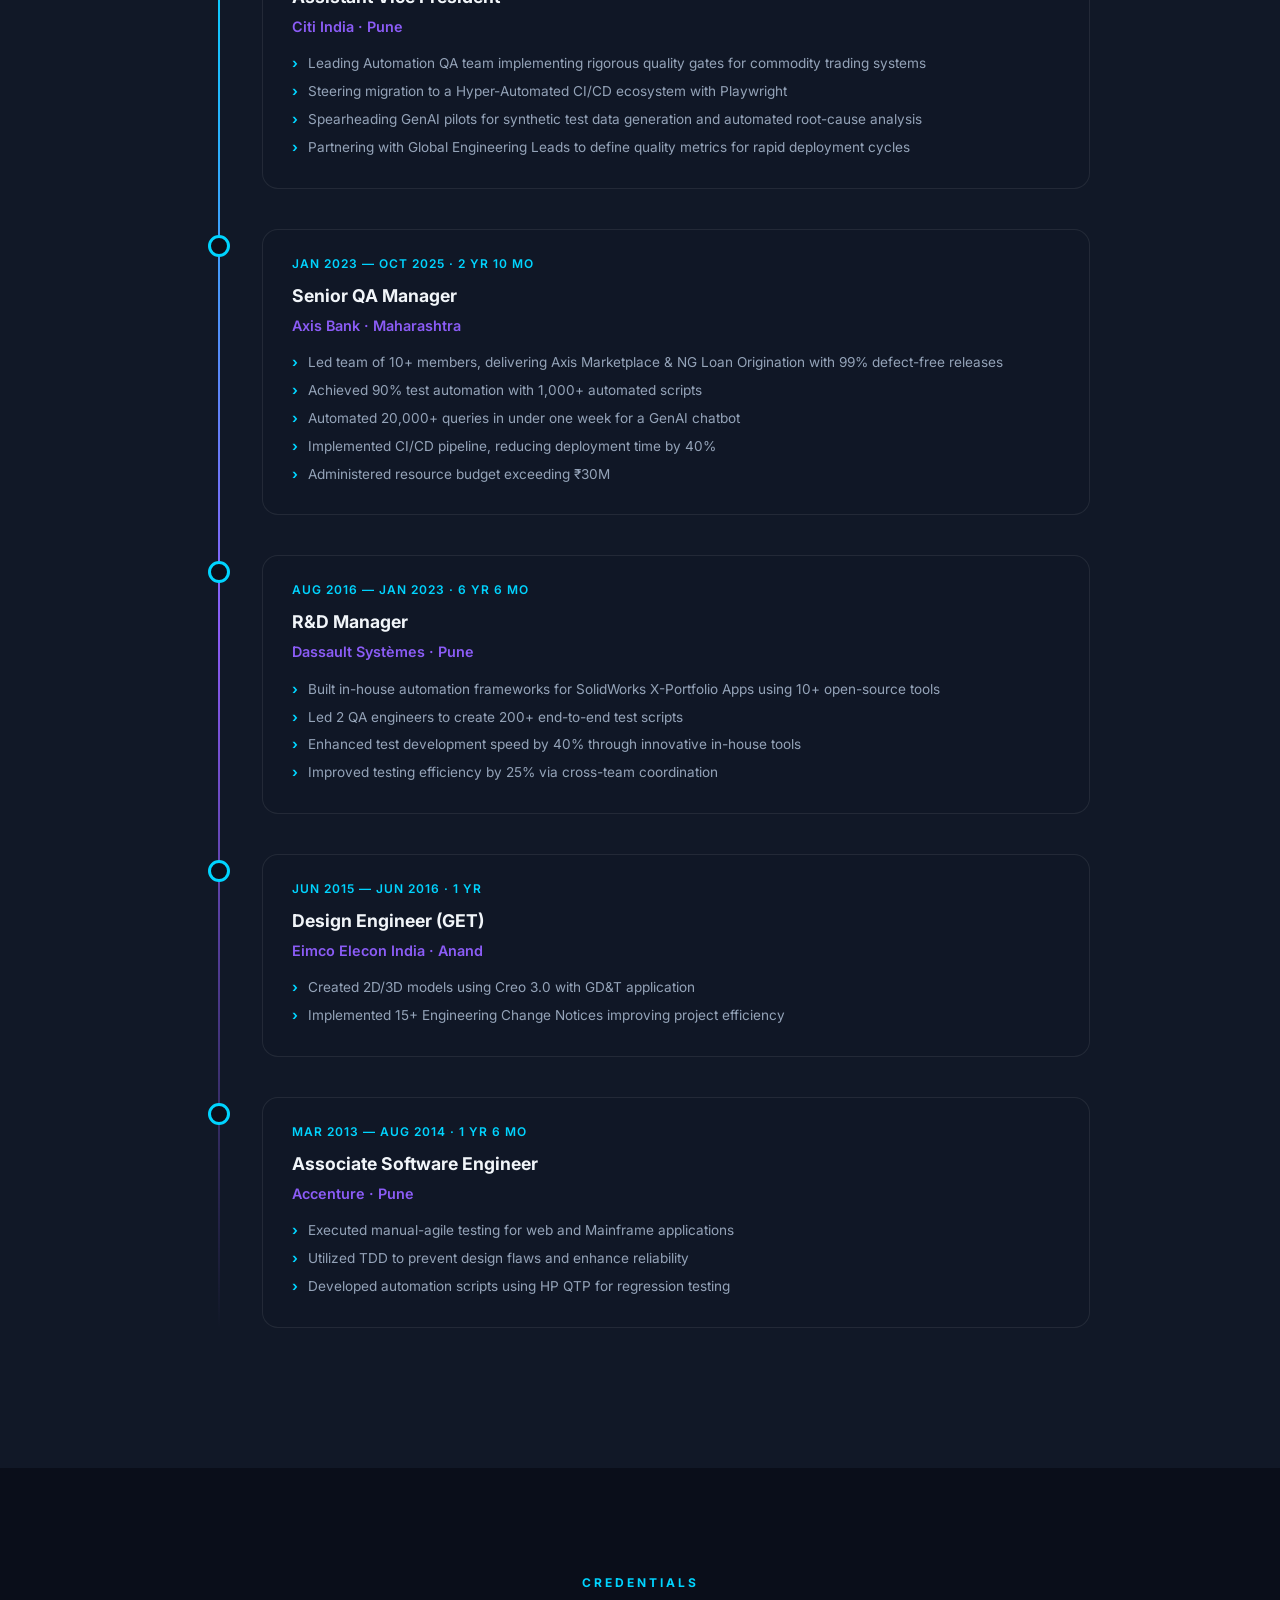
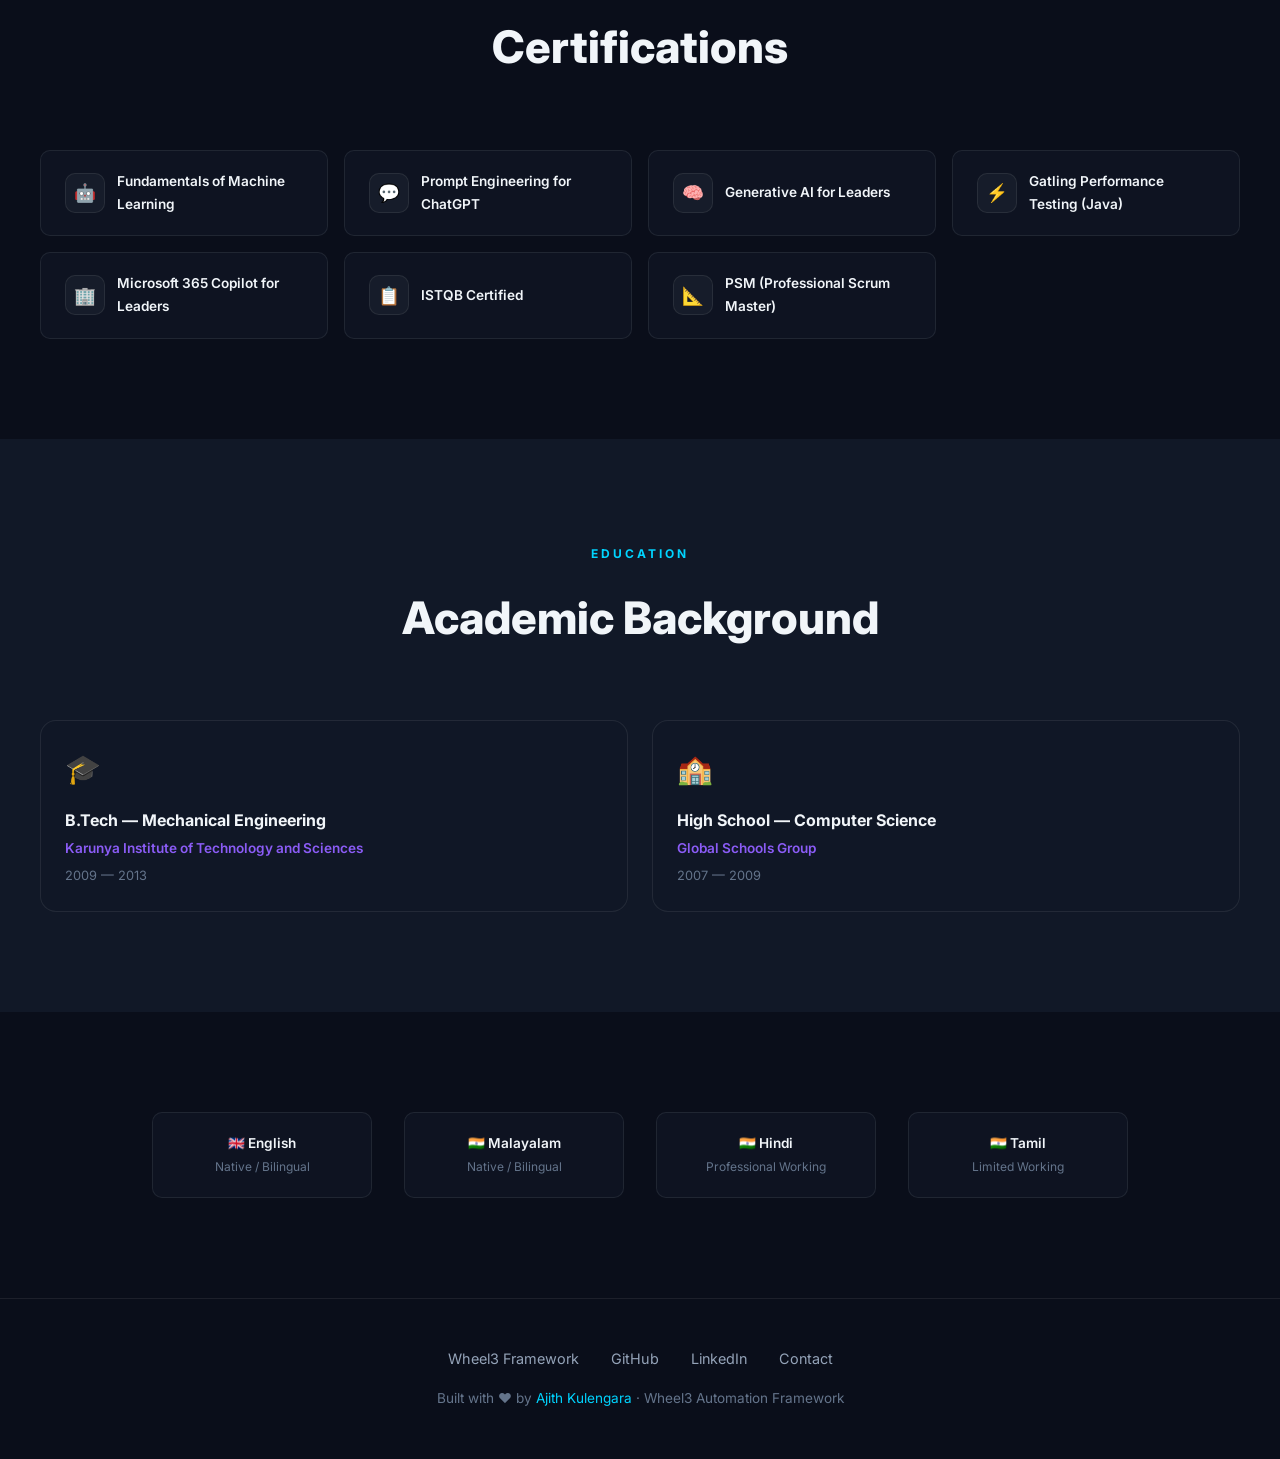
<file: docs/about.html>
<!DOCTYPE html>
<html lang="en">
<head>
  <meta charset="UTF-8" />
  <meta name="viewport" content="width=device-width, initial-scale=1.0" />
  <title>About — Ajith Kulengara | Wheel3 Framework</title>
  <meta name="description" content="Ajith Kulengara — Assistant Vice President at Citi, QA Automation Leader, creator of the Wheel3 automation framework." />
  <link rel="stylesheet" href="style.css" />
  <style>
    /* ===== About Page Specific ===== */
    .about-hero {
      position: relative; z-index: 1;
      min-height: 60vh; display: flex; align-items: center;
      padding: 120px 2rem 60px;
      background: var(--gradient-hero);
    }
    .about-hero .container {
      display: grid; grid-template-columns: 280px 1fr; gap: 3rem; align-items: center;
    }
    .profile-card {
      text-align: center; padding: 2rem;
      background: var(--bg-card); border: 1px solid var(--border-glass);
      border-radius: var(--radius); backdrop-filter: blur(10px);
    }
    .profile-avatar {
      width: 140px; height: 140px; border-radius: 50%; margin: 0 auto 1.2rem;
      background: var(--gradient-primary); display: flex; align-items: center; justify-content: center;
      font-size: 3.5rem; font-weight: 900; color: #fff; overflow: hidden;
      box-shadow: 0 0 40px rgba(0,212,255,0.2);
      position: relative;
    }
    .profile-avatar::after {
      content: ''; position: absolute; inset: -4px; border-radius: 50%;
      border: 2px solid transparent;
      background: linear-gradient(135deg, var(--accent-cyan), var(--accent-violet)) border-box;
      -webkit-mask: linear-gradient(#fff 0 0) padding-box, linear-gradient(#fff 0 0);
      -webkit-mask-composite: destination-out; mask-composite: exclude;
    }
    .profile-avatar img {
      width: 100%; height: 100%; object-fit: cover;
    }
    .profile-name { font-size: 1.3rem; font-weight: 800; margin-bottom: 0.3rem; }
    .profile-title {
      font-size: 0.85rem; color: var(--accent-cyan); font-weight: 600; margin-bottom: 0.8rem;
    }
    .profile-company { font-size: 0.8rem; color: var(--text-muted); margin-bottom: 1.2rem; }
    .profile-links { display: flex; gap: 0.8rem; justify-content: center; flex-wrap: wrap; }
    .profile-link {
      display: inline-flex; align-items: center; gap: 6px;
      padding: 6px 14px; border-radius: 8px; font-size: 0.8rem;
      background: var(--bg-glass); border: 1px solid var(--border-glass);
      color: var(--text-secondary); text-decoration: none;
      transition: var(--transition);
    }
    .profile-link:hover { border-color: var(--accent-cyan); color: var(--accent-cyan); }

    .about-intro h1 {
      font-size: clamp(1.8rem, 4vw, 2.8rem); font-weight: 900;
      line-height: 1.2; margin-bottom: 1rem;
    }
    .about-intro h1 .gradient-text {
      background: var(--gradient-primary);
      -webkit-background-clip: text; -webkit-text-fill-color: transparent;
    }
    .about-intro .tagline {
      font-size: 1.1rem; color: var(--text-secondary); line-height: 1.7; margin-bottom: 1.5rem;
    }
    .stat-pills { display: flex; gap: 0.8rem; flex-wrap: wrap; }
    .stat-pill {
      display: inline-flex; align-items: center; gap: 6px;
      padding: 8px 16px; border-radius: 999px; font-size: 0.8rem; font-weight: 600;
      background: var(--bg-glass); border: 1px solid var(--border-glass);
      color: var(--text-primary);
    }
    .stat-pill .num {
      background: var(--gradient-primary);
      -webkit-background-clip: text; -webkit-text-fill-color: transparent;
      font-weight: 800; font-size: 0.95rem;
    }

    /* Skills */
    .skills-grid {
      display: grid; grid-template-columns: repeat(auto-fit, minmax(280px, 1fr)); gap: 1.5rem;
    }
    .skill-category {
      padding: 1.8rem; background: var(--bg-card);
      border: 1px solid var(--border-glass); border-radius: var(--radius);
      transition: var(--transition);
    }
    .skill-category:hover { border-color: rgba(0,212,255,0.2); transform: translateY(-2px); }
    .skill-category h3 {
      font-size: 0.95rem; font-weight: 700; margin-bottom: 1rem;
      display: flex; align-items: center; gap: 8px;
    }
    .skill-tags { display: flex; flex-wrap: wrap; gap: 8px; }
    .skill-tag {
      padding: 5px 12px; border-radius: 6px; font-size: 0.8rem; font-weight: 500;
      background: var(--bg-glass); border: 1px solid var(--border-glass);
      color: var(--text-secondary); transition: var(--transition);
    }
    .skill-tag:hover { color: var(--accent-cyan); border-color: var(--accent-cyan); }

    /* Timeline */
    .timeline { position: relative; max-width: 900px; margin: 0 auto; }
    .timeline::before {
      content: ''; position: absolute; left: 28px; top: 0; bottom: 0;
      width: 2px; background: linear-gradient(to bottom, var(--accent-cyan), var(--accent-violet), transparent);
    }
    .timeline-item {
      position: relative; padding-left: 72px; margin-bottom: 2.5rem;
    }
    .timeline-dot {
      position: absolute; left: 18px; top: 6px;
      width: 22px; height: 22px; border-radius: 50%;
      background: var(--bg-primary); border: 3px solid var(--accent-cyan);
      z-index: 1; transition: var(--transition);
    }
    .timeline-item:hover .timeline-dot {
      background: var(--accent-cyan);
      box-shadow: 0 0 20px rgba(0,212,255,0.4);
    }
    .timeline-card {
      padding: 1.5rem 1.8rem; background: var(--bg-card);
      border: 1px solid var(--border-glass); border-radius: var(--radius);
      transition: var(--transition);
    }
    .timeline-card:hover { border-color: rgba(0,212,255,0.15); }
    .timeline-date {
      font-size: 0.75rem; font-weight: 600; color: var(--accent-cyan);
      text-transform: uppercase; letter-spacing: 1px; margin-bottom: 0.4rem;
    }
    .timeline-role { font-size: 1.1rem; font-weight: 700; margin-bottom: 0.2rem; }
    .timeline-company { font-size: 0.9rem; color: var(--accent-violet); font-weight: 600; margin-bottom: 0.8rem; }
    .timeline-card ul {
      list-style: none; padding: 0;
    }
    .timeline-card li {
      position: relative; padding-left: 16px; font-size: 0.85rem;
      color: var(--text-secondary); line-height: 1.7; margin-bottom: 0.3rem;
    }
    .timeline-card li::before {
      content: '›'; position: absolute; left: 0; color: var(--accent-cyan); font-weight: 700;
    }

    /* Certifications */
    .cert-grid {
      display: grid; grid-template-columns: repeat(auto-fit, minmax(260px, 1fr)); gap: 1rem;
    }
    .cert-card {
      padding: 1.2rem 1.5rem; background: var(--bg-card);
      border: 1px solid var(--border-glass); border-radius: var(--radius-sm);
      display: flex; align-items: center; gap: 12px;
      transition: var(--transition);
    }
    .cert-card:hover { border-color: rgba(0,212,255,0.2); transform: translateY(-2px); }
    .cert-icon {
      width: 40px; height: 40px; border-radius: 10px; flex-shrink: 0;
      background: var(--bg-glass); border: 1px solid var(--border-glass);
      display: flex; align-items: center; justify-content: center; font-size: 1.1rem;
    }
    .cert-name { font-size: 0.85rem; font-weight: 600; }
    .cert-sub { font-size: 0.75rem; color: var(--text-muted); margin-top: 2px; }

    /* Education */
    .edu-grid { display: grid; grid-template-columns: repeat(auto-fit, minmax(300px, 1fr)); gap: 1.5rem; }
    .edu-card {
      padding: 1.5rem; background: var(--bg-card);
      border: 1px solid var(--border-glass); border-radius: var(--radius);
      transition: var(--transition);
    }
    .edu-card:hover { border-color: rgba(139,92,246,0.3); transform: translateY(-2px); }
    .edu-icon { font-size: 1.8rem; margin-bottom: 0.8rem; }
    .edu-degree { font-size: 1rem; font-weight: 700; margin-bottom: 0.2rem; }
    .edu-school { font-size: 0.85rem; color: var(--accent-violet); font-weight: 600; margin-bottom: 0.3rem; }
    .edu-year { font-size: 0.8rem; color: var(--text-muted); }

    @media (max-width: 768px) {
      .about-hero .container { grid-template-columns: 1fr; text-align: center; }
      .stat-pills { justify-content: center; }
      .timeline::before { left: 18px; }
      .timeline-item { padding-left: 52px; }
      .timeline-dot { left: 8px; }
    }
  </style>
</head>
<body>

<!-- Background Effects -->
<div class="bg-grid"></div>
<div class="bg-glow bg-glow--cyan"></div>
<div class="bg-glow bg-glow--violet"></div>

<!-- Navbar -->
<nav class="navbar" id="navbar">
  <a href="index.html" class="nav-brand">⚙️ <span>Wheel3</span></a>
  <ul class="nav-links" id="navLinks">
    <li><a href="index.html#features">Features</a></li>
    <li><a href="index.html#architecture">Architecture</a></li>
    <li><a href="index.html#quickstart">Quick Start</a></li>
    <li><a href="index.html#techstack">Tech Stack</a></li>
    <li><a href="index.html#installation">Installation</a></li>
    <li><a href="about.html" style="color: var(--accent-cyan);">About Me</a></li>
  </ul>
  <a href="https://github.com/aji4032/Wheel3" class="nav-cta" target="_blank">⭐ GitHub</a>
  <button class="mobile-toggle" id="mobileToggle" aria-label="Toggle menu">☰</button>
</nav>

<!-- Hero / Profile Header -->
<section class="about-hero">
  <div class="container">
    <div class="profile-card fade-in">
      <div class="profile-avatar">
        <img src="Ajith.jpeg" alt="Ajith Kulengara">
      </div>
      <div class="profile-name">Ajith Kulengara</div>
      <div class="profile-title">Assistant Vice President</div>
      <div class="profile-company">Citi · Pune, India</div>
      <div class="profile-links">
        <a href="https://www.linkedin.com/in/ajithk-qa-lead/" target="_blank" class="profile-link">🔗 LinkedIn</a>
        <a href="https://github.com/aji4032" target="_blank" class="profile-link">💻 GitHub</a>
        <a href="mailto:ajith.m.kulengara@gmail.com" class="profile-link">✉️ Email</a>
      </div>
    </div>
    <div class="about-intro fade-in">
      <h1>
        Driving <span class="gradient-text">99% Defect-Free</span><br/>
        Releases in Fintech
      </h1>
      <p class="tagline">
        QA Automation leader with 12+ years of experience spanning Fintech, CAD/PLM, and enterprise software.
        Creator of <strong>Wheel3</strong> — an open-source Java automation framework.
        Specialist in Selenium, Playwright & Tosca with a passion for GenAI-driven testing and hyper-automation.
      </p>
      <div class="stat-pills">
        <div class="stat-pill"><span class="num">12+</span> Years Experience</div>
        <div class="stat-pill"><span class="num">99%</span> Defect-Free Releases</div>
        <div class="stat-pill"><span class="num">20K+</span> AI Queries Automated</div>
        <div class="stat-pill"><span class="num">10+</span> Team Size Led</div>
      </div>
    </div>
  </div>
</section>

<!-- Core Competencies -->
<section id="skills">
  <div class="container">
    <div class="section-header fade-in">
      <span class="section-label">Expertise</span>
      <h2 class="section-title">Core Competencies</h2>
    </div>
    <div class="skills-grid">
      <div class="skill-category fade-in">
        <h3>🧪 Test Strategy</h3>
        <div class="skill-tags">
          <span class="skill-tag">Agile Testing</span>
          <span class="skill-tag">TDD</span>
          <span class="skill-tag">Risk-Based Testing</span>
          <span class="skill-tag">Waterfall</span>
          <span class="skill-tag">CI/CD Quality Gates</span>
        </div>
      </div>
      <div class="skill-category fade-in">
        <h3>⚙️ Automation & Tools</h3>
        <div class="skill-tags">
          <span class="skill-tag">Selenium</span>
          <span class="skill-tag">Playwright</span>
          <span class="skill-tag">Tosca AS1</span>
          <span class="skill-tag">CDP</span>
          <span class="skill-tag">Java</span>
          <span class="skill-tag">Python</span>
          <span class="skill-tag">JavaScript</span>
        </div>
      </div>
      <div class="skill-category fade-in">
        <h3>🧠 Emerging Tech</h3>
        <div class="skill-tags">
          <span class="skill-tag">Generative AI Testing</span>
          <span class="skill-tag">LLM Validation</span>
          <span class="skill-tag">Cloud Assurance</span>
          <span class="skill-tag">AWS</span>
          <span class="skill-tag">MCP Servers</span>
        </div>
      </div>
      <div class="skill-category fade-in">
        <h3>👥 Leadership</h3>
        <div class="skill-tags">
          <span class="skill-tag">Team Building (10+)</span>
          <span class="skill-tag">Vendor Management</span>
          <span class="skill-tag">Budget Administration</span>
          <span class="skill-tag">Cross-Team Coordination</span>
        </div>
      </div>
    </div>
  </div>
</section>

<!-- Career Timeline -->
<section id="experience" style="background: var(--bg-secondary);">
  <div class="container">
    <div class="section-header fade-in">
      <span class="section-label">Career</span>
      <h2 class="section-title">Professional Journey</h2>
    </div>
    <div class="timeline">
      <div class="timeline-item fade-in">
        <div class="timeline-dot"></div>
        <div class="timeline-card">
          <div class="timeline-date">Nov 2025 — Present</div>
          <div class="timeline-role">Assistant Vice President</div>
          <div class="timeline-company">Citi India · Pune</div>
          <ul>
            <li>Leading Automation QA team implementing rigorous quality gates for commodity trading systems</li>
            <li>Steering migration to a Hyper-Automated CI/CD ecosystem with Playwright</li>
            <li>Spearheading GenAI pilots for synthetic test data generation and automated root-cause analysis</li>
            <li>Partnering with Global Engineering Leads to define quality metrics for rapid deployment cycles</li>
          </ul>
        </div>
      </div>
      <div class="timeline-item fade-in">
        <div class="timeline-dot"></div>
        <div class="timeline-card">
          <div class="timeline-date">Jan 2023 — Oct 2025 · 2 yr 10 mo</div>
          <div class="timeline-role">Senior QA Manager</div>
          <div class="timeline-company">Axis Bank · Maharashtra</div>
          <ul>
            <li>Led team of 10+ members, delivering Axis Marketplace & NG Loan Origination with 99% defect-free releases</li>
            <li>Achieved 90% test automation with 1,000+ automated scripts</li>
            <li>Automated 20,000+ queries in under one week for a GenAI chatbot</li>
            <li>Implemented CI/CD pipeline, reducing deployment time by 40%</li>
            <li>Administered resource budget exceeding ₹30M</li>
          </ul>
        </div>
      </div>
      <div class="timeline-item fade-in">
        <div class="timeline-dot"></div>
        <div class="timeline-card">
          <div class="timeline-date">Aug 2016 — Jan 2023 · 6 yr 6 mo</div>
          <div class="timeline-role">R&D Manager</div>
          <div class="timeline-company">Dassault Systèmes · Pune</div>
          <ul>
            <li>Built in-house automation frameworks for SolidWorks X-Portfolio Apps using 10+ open-source tools</li>
            <li>Led 2 QA engineers to create 200+ end-to-end test scripts</li>
            <li>Enhanced test development speed by 40% through innovative in-house tools</li>
            <li>Improved testing efficiency by 25% via cross-team coordination</li>
          </ul>
        </div>
      </div>
      <div class="timeline-item fade-in">
        <div class="timeline-dot"></div>
        <div class="timeline-card">
          <div class="timeline-date">Jun 2015 — Jun 2016 · 1 yr</div>
          <div class="timeline-role">Design Engineer (GET)</div>
          <div class="timeline-company">Eimco Elecon India · Anand</div>
          <ul>
            <li>Created 2D/3D models using Creo 3.0 with GD&T application</li>
            <li>Implemented 15+ Engineering Change Notices improving project efficiency</li>
          </ul>
        </div>
      </div>
      <div class="timeline-item fade-in">
        <div class="timeline-dot"></div>
        <div class="timeline-card">
          <div class="timeline-date">Mar 2013 — Aug 2014 · 1 yr 6 mo</div>
          <div class="timeline-role">Associate Software Engineer</div>
          <div class="timeline-company">Accenture · Pune</div>
          <ul>
            <li>Executed manual-agile testing for web and Mainframe applications</li>
            <li>Utilized TDD to prevent design flaws and enhance reliability</li>
            <li>Developed automation scripts using HP QTP for regression testing</li>
          </ul>
        </div>
      </div>
    </div>
  </div>
</section>

<!-- Certifications -->
<section id="certifications">
  <div class="container">
    <div class="section-header fade-in">
      <span class="section-label">Credentials</span>
      <h2 class="section-title">Certifications</h2>
    </div>
    <div class="cert-grid">
      <div class="cert-card fade-in">
        <div class="cert-icon">🤖</div>
        <div>
          <div class="cert-name">Fundamentals of Machine Learning</div>
        </div>
      </div>
      <div class="cert-card fade-in">
        <div class="cert-icon">💬</div>
        <div>
          <div class="cert-name">Prompt Engineering for ChatGPT</div>
        </div>
      </div>
      <div class="cert-card fade-in">
        <div class="cert-icon">🧠</div>
        <div>
          <div class="cert-name">Generative AI for Leaders</div>
        </div>
      </div>
      <div class="cert-card fade-in">
        <div class="cert-icon">⚡</div>
        <div>
          <div class="cert-name">Gatling Performance Testing (Java)</div>
        </div>
      </div>
      <div class="cert-card fade-in">
        <div class="cert-icon">🏢</div>
        <div>
          <div class="cert-name">Microsoft 365 Copilot for Leaders</div>
        </div>
      </div>
      <div class="cert-card fade-in">
        <div class="cert-icon">📋</div>
        <div>
          <div class="cert-name">ISTQB Certified</div>
        </div>
      </div>
      <div class="cert-card fade-in">
        <div class="cert-icon">📐</div>
        <div>
          <div class="cert-name">PSM (Professional Scrum Master)</div>
        </div>
      </div>
    </div>
  </div>
</section>

<!-- Education -->
<section id="education" style="background: var(--bg-secondary);">
  <div class="container">
    <div class="section-header fade-in">
      <span class="section-label">Education</span>
      <h2 class="section-title">Academic Background</h2>
    </div>
    <div class="edu-grid">
      <div class="edu-card fade-in">
        <div class="edu-icon">🎓</div>
        <div class="edu-degree">B.Tech — Mechanical Engineering</div>
        <div class="edu-school">Karunya Institute of Technology and Sciences</div>
        <div class="edu-year">2009 — 2013</div>
      </div>
      <div class="edu-card fade-in">
        <div class="edu-icon">🏫</div>
        <div class="edu-degree">High School — Computer Science</div>
        <div class="edu-school">Global Schools Group</div>
        <div class="edu-year">2007 — 2009</div>
      </div>
    </div>
  </div>
</section>

<!-- Languages -->
<section id="languages">
  <div class="container">
    <div style="display: flex; gap: 2rem; justify-content: center; flex-wrap: wrap;" class="fade-in">
      <div class="cert-card" style="flex: 1; min-width: 180px; max-width: 220px; justify-content: center;">
        <div>
          <div class="cert-name" style="text-align: center;">🇬🇧 English</div>
          <div class="cert-sub" style="text-align: center;">Native / Bilingual</div>
        </div>
      </div>
      <div class="cert-card" style="flex: 1; min-width: 180px; max-width: 220px; justify-content: center;">
        <div>
          <div class="cert-name" style="text-align: center;">🇮🇳 Malayalam</div>
          <div class="cert-sub" style="text-align: center;">Native / Bilingual</div>
        </div>
      </div>
      <div class="cert-card" style="flex: 1; min-width: 180px; max-width: 220px; justify-content: center;">
        <div>
          <div class="cert-name" style="text-align: center;">🇮🇳 Hindi</div>
          <div class="cert-sub" style="text-align: center;">Professional Working</div>
        </div>
      </div>
      <div class="cert-card" style="flex: 1; min-width: 180px; max-width: 220px; justify-content: center;">
        <div>
          <div class="cert-name" style="text-align: center;">🇮🇳 Tamil</div>
          <div class="cert-sub" style="text-align: center;">Limited Working</div>
        </div>
      </div>
    </div>
  </div>
</section>

<!-- Footer -->
<footer class="footer">
  <div class="footer-links">
    <a href="index.html">Wheel3 Framework</a>
    <a href="https://github.com/aji4032/Wheel3" target="_blank">GitHub</a>
    <a href="https://www.linkedin.com/in/ajithk-qa-lead/" target="_blank">LinkedIn</a>
    <a href="mailto:ajith.m.kulengara@gmail.com">Contact</a>
  </div>
  <p>Built with ❤️ by <a href="https://github.com/aji4032" target="_blank">Ajith Kulengara</a> · Wheel3 Automation Framework</p>
</footer>

<script>
// Navbar scroll
const navbar = document.getElementById('navbar');
window.addEventListener('scroll', () => navbar.classList.toggle('scrolled', window.scrollY > 50));

// Mobile toggle
document.getElementById('mobileToggle').addEventListener('click', () => {
  document.getElementById('navLinks').classList.toggle('open');
});

// Scroll fade-in
const observer = new IntersectionObserver((entries) => {
  entries.forEach((entry, i) => {
    if (entry.isIntersecting) {
      setTimeout(() => entry.target.classList.add('visible'), i * 80);
      observer.unobserve(entry.target);
    }
  });
}, { threshold: 0.1 });
document.querySelectorAll('.fade-in').forEach(el => observer.observe(el));
</script>

</body>
</html>
</file>
<file: docs/style.css>
/* ===== Reset & Base ===== */
@import url('https://fonts.googleapis.com/css2?family=Inter:wght@300;400;500;600;700;800;900&family=JetBrains+Mono:wght@400;500;600&display=swap');

*, *::before, *::after { margin: 0; padding: 0; box-sizing: border-box; }

:root {
  --bg-primary: #0a0e1a;
  --bg-secondary: #111827;
  --bg-card: rgba(17, 24, 39, 0.6);
  --bg-glass: rgba(255,255,255,0.04);
  --border-glass: rgba(255,255,255,0.08);
  --text-primary: #f1f5f9;
  --text-secondary: #94a3b8;
  --text-muted: #64748b;
  --accent-cyan: #00d4ff;
  --accent-violet: #8b5cf6;
  --accent-pink: #ec4899;
  --accent-green: #10b981;
  --accent-orange: #f59e0b;
  --gradient-primary: linear-gradient(135deg, #00d4ff, #8b5cf6);
  --gradient-hero: linear-gradient(135deg, #0a0e1a 0%, #1a1040 50%, #0a0e1a 100%);
  --radius: 16px;
  --radius-sm: 10px;
  --shadow-glow: 0 0 60px rgba(0,212,255,0.08);
  --transition: 0.3s cubic-bezier(0.4, 0, 0.2, 1);
}

html { scroll-behavior: smooth; font-size: 16px; }

body {
  font-family: 'Inter', -apple-system, sans-serif;
  background: var(--bg-primary);
  color: var(--text-primary);
  line-height: 1.7;
  overflow-x: hidden;
}

/* ===== Scrollbar ===== */
::-webkit-scrollbar { width: 8px; }
::-webkit-scrollbar-track { background: var(--bg-primary); }
::-webkit-scrollbar-thumb { background: var(--accent-violet); border-radius: 4px; }

/* ===== Animated Background ===== */
.bg-grid {
  position: fixed; inset: 0; z-index: 0; pointer-events: none;
  background-image:
    linear-gradient(rgba(255,255,255,0.02) 1px, transparent 1px),
    linear-gradient(90deg, rgba(255,255,255,0.02) 1px, transparent 1px);
  background-size: 60px 60px;
}

.bg-glow {
  position: fixed; z-index: 0; pointer-events: none;
  width: 600px; height: 600px; border-radius: 50%;
  filter: blur(120px); opacity: 0.15;
}
.bg-glow--cyan { top: -200px; left: -100px; background: var(--accent-cyan); }
.bg-glow--violet { bottom: -200px; right: -100px; background: var(--accent-violet); }

/* ===== Navbar ===== */
.navbar {
  position: fixed; top: 0; left: 0; right: 0; z-index: 100;
  padding: 0 2rem; height: 64px;
  display: flex; align-items: center; justify-content: space-between;
  background: rgba(10, 14, 26, 0.8);
  backdrop-filter: blur(20px);
  border-bottom: 1px solid var(--border-glass);
  transition: var(--transition);
}
.navbar.scrolled { box-shadow: 0 4px 30px rgba(0,0,0,0.3); }
.nav-brand {
  display: flex; align-items: center; gap: 10px;
  font-weight: 800; font-size: 1.25rem;
  text-decoration: none; color: var(--text-primary);
}
.nav-brand span {
  background: var(--gradient-primary);
  -webkit-background-clip: text; -webkit-text-fill-color: transparent;
}
.nav-links { display: flex; gap: 2rem; list-style: none; }
.nav-links a {
  color: var(--text-secondary); text-decoration: none;
  font-size: 0.9rem; font-weight: 500;
  transition: var(--transition); position: relative;
}
.nav-links a:hover { color: var(--text-primary); }
.nav-links a::after {
  content: ''; position: absolute; bottom: -4px; left: 0;
  width: 0; height: 2px;
  background: var(--gradient-primary);
  transition: var(--transition);
}
.nav-links a:hover::after { width: 100%; }
.nav-cta {
  padding: 8px 20px; border-radius: 8px; font-size: 0.85rem;
  font-weight: 600; text-decoration: none;
  background: var(--gradient-primary); color: #fff;
  transition: var(--transition);
}
.nav-cta:hover { transform: translateY(-1px); box-shadow: 0 4px 20px rgba(0,212,255,0.3); }

.mobile-toggle { display: none; background: none; border: none; color: var(--text-primary); cursor: pointer; font-size: 1.5rem; }

/* ===== Hero ===== */
.hero {
  position: relative; z-index: 1;
  min-height: 100vh; display: flex; align-items: center; justify-content: center;
  text-align: center; padding: 120px 2rem 80px;
  background: var(--gradient-hero);
}
.hero-content { max-width: 800px; }
.hero-badge {
  display: inline-flex; align-items: center; gap: 8px;
  padding: 6px 16px; border-radius: 999px; font-size: 0.8rem;
  background: var(--bg-glass); border: 1px solid var(--border-glass);
  color: var(--accent-cyan); font-weight: 500;
  margin-bottom: 1.5rem;
  animation: fadeInUp 0.6s ease;
}
.hero-badge .dot { width: 6px; height: 6px; border-radius: 50%; background: var(--accent-green); animation: pulse 2s infinite; }

.hero h1 {
  font-size: clamp(2.5rem, 6vw, 4.5rem);
  font-weight: 900; line-height: 1.1;
  margin-bottom: 1.5rem;
  animation: fadeInUp 0.6s ease 0.1s both;
}
.hero h1 .gradient-text {
  background: var(--gradient-primary);
  -webkit-background-clip: text; -webkit-text-fill-color: transparent;
}
.hero p {
  font-size: 1.15rem; color: var(--text-secondary);
  max-width: 600px; margin: 0 auto 2.5rem;
  animation: fadeInUp 0.6s ease 0.2s both;
}
.hero-actions {
  display: flex; gap: 1rem; justify-content: center; flex-wrap: wrap;
  animation: fadeInUp 0.6s ease 0.3s both;
}
.btn {
  display: inline-flex; align-items: center; gap: 8px;
  padding: 14px 28px; border-radius: var(--radius-sm);
  font-size: 0.95rem; font-weight: 600;
  text-decoration: none; cursor: pointer; border: none;
  transition: var(--transition);
}
.btn--primary { background: var(--gradient-primary); color: #fff; }
.btn--primary:hover { transform: translateY(-2px); box-shadow: 0 8px 30px rgba(0,212,255,0.25); }
.btn--outline {
  background: transparent; color: var(--text-primary);
  border: 1px solid var(--border-glass);
}
.btn--outline:hover { border-color: var(--accent-cyan); background: var(--bg-glass); }

.hero-stats {
  display: flex; gap: 3rem; justify-content: center; margin-top: 3rem;
  animation: fadeInUp 0.6s ease 0.4s both;
}
.hero-stat { text-align: center; }
.hero-stat .value { font-size: 2rem; font-weight: 800; background: var(--gradient-primary); -webkit-background-clip: text; -webkit-text-fill-color: transparent; }
.hero-stat .label { font-size: 0.8rem; color: var(--text-muted); margin-top: 4px; }

/* ===== Sections ===== */
section { position: relative; z-index: 1; padding: 100px 2rem; }
.container { max-width: 1200px; margin: 0 auto; }
.section-header { text-align: center; margin-bottom: 4rem; }
.section-label {
  display: inline-block; font-size: 0.75rem; font-weight: 700;
  text-transform: uppercase; letter-spacing: 3px;
  color: var(--accent-cyan); margin-bottom: 1rem;
}
.section-title { font-size: clamp(1.8rem, 4vw, 2.8rem); font-weight: 800; margin-bottom: 1rem; }
.section-desc { color: var(--text-secondary); max-width: 600px; margin: 0 auto; font-size: 1.05rem; }

/* ===== Feature Cards ===== */
.features-grid {
  display: grid;
  grid-template-columns: repeat(auto-fit, minmax(320px, 1fr));
  gap: 1.5rem;
}
.feature-card {
  padding: 2rem;
  background: var(--bg-card);
  border: 1px solid var(--border-glass);
  border-radius: var(--radius);
  backdrop-filter: blur(10px);
  transition: var(--transition);
  position: relative; overflow: hidden;
}
.feature-card::before {
  content: ''; position: absolute; top: 0; left: 0; right: 0; height: 2px;
  background: var(--gradient-primary);
  transform: scaleX(0); transform-origin: left;
  transition: transform 0.4s ease;
}
.feature-card:hover::before { transform: scaleX(1); }
.feature-card:hover { transform: translateY(-4px); border-color: rgba(0,212,255,0.2); box-shadow: var(--shadow-glow); }
.feature-icon {
  width: 48px; height: 48px; border-radius: 12px;
  display: flex; align-items: center; justify-content: center;
  font-size: 1.4rem; margin-bottom: 1.2rem;
  background: var(--bg-glass); border: 1px solid var(--border-glass);
}
.feature-card h3 { font-size: 1.15rem; font-weight: 700; margin-bottom: 0.6rem; }
.feature-card p { color: var(--text-secondary); font-size: 0.9rem; line-height: 1.6; }

/* ===== Architecture ===== */
.arch-grid {
  display: grid;
  grid-template-columns: repeat(auto-fit, minmax(200px, 1fr));
  gap: 1rem;
}
.arch-card {
  text-align: center; padding: 2rem 1.5rem;
  background: var(--bg-card); border: 1px solid var(--border-glass);
  border-radius: var(--radius); transition: var(--transition);
}
.arch-card:hover { transform: translateY(-4px); border-color: rgba(139,92,246,0.3); }
.arch-card .arch-icon { font-size: 2rem; margin-bottom: 0.8rem; }
.arch-card h4 { font-size: 1rem; font-weight: 700; margin-bottom: 0.4rem; }
.arch-card p { font-size: 0.8rem; color: var(--text-muted); }

/* ===== Code Block ===== */
.code-section { display: grid; grid-template-columns: 1fr 1fr; gap: 3rem; align-items: center; }
.code-info h3 { font-size: 1.6rem; font-weight: 800; margin-bottom: 1rem; }
.code-info p { color: var(--text-secondary); margin-bottom: 1.5rem; line-height: 1.7; }
.code-block {
  background: #0d1117; border: 1px solid var(--border-glass);
  border-radius: var(--radius); overflow: hidden;
}
.code-block-header {
  display: flex; align-items: center; gap: 8px;
  padding: 12px 16px; background: rgba(255,255,255,0.03);
  border-bottom: 1px solid var(--border-glass);
}
.code-dot { width: 10px; height: 10px; border-radius: 50%; }
.code-dot--red { background: #ff5f57; }
.code-dot--yellow { background: #febc2e; }
.code-dot--green { background: #28c840; }
.code-block-title { margin-left: 8px; font-size: 0.8rem; color: var(--text-muted); font-family: 'JetBrains Mono', monospace; }
.code-block pre {
  padding: 1.5rem; overflow-x: auto; font-size: 0.85rem;
  font-family: 'JetBrains Mono', monospace; line-height: 1.8;
}
.code-block code { color: #c9d1d9; }
.code-block .kw { color: #ff7b72; }
.code-block .type { color: #79c0ff; }
.code-block .str { color: #a5d6ff; }
.code-block .cmt { color: #8b949e; }
.code-block .fn { color: #d2a8ff; }
.code-block .num { color: #79c0ff; }

/* ===== Tech Stack Table ===== */
.tech-table {
  width: 100%; border-collapse: separate; border-spacing: 0;
  background: var(--bg-card); border: 1px solid var(--border-glass);
  border-radius: var(--radius); overflow: hidden;
}
.tech-table th {
  padding: 14px 20px; text-align: left; font-size: 0.8rem;
  text-transform: uppercase; letter-spacing: 2px;
  color: var(--accent-cyan); background: var(--bg-glass);
  border-bottom: 1px solid var(--border-glass);
}
.tech-table td {
  padding: 14px 20px; font-size: 0.9rem;
  border-bottom: 1px solid var(--border-glass);
  transition: var(--transition);
}
.tech-table tr:last-child td { border-bottom: none; }
.tech-table tr:hover td { background: rgba(0,212,255,0.03); }
.tech-badge {
  display: inline-block; padding: 3px 10px;
  border-radius: 6px; font-size: 0.8rem; font-weight: 600;
  font-family: 'JetBrains Mono', monospace;
  background: rgba(0,212,255,0.1); color: var(--accent-cyan);
}

/* ===== Install Block ===== */
.install-tabs { display: flex; gap: 0; margin-bottom: 0; }
.install-tab {
  padding: 10px 24px; background: var(--bg-glass);
  border: 1px solid var(--border-glass); cursor: pointer;
  font-size: 0.85rem; font-weight: 600; color: var(--text-muted);
  transition: var(--transition);
}
.install-tab:first-child { border-radius: var(--radius-sm) 0 0 0; }
.install-tab:last-child { border-radius: 0 var(--radius-sm) 0 0; }
.install-tab.active { background: var(--accent-violet); color: #fff; border-color: var(--accent-violet); }
.install-content {
  background: #0d1117; border: 1px solid var(--border-glass);
  border-radius: 0 var(--radius-sm) var(--radius-sm) var(--radius-sm);
  padding: 1.5rem; display: none;
}
.install-content.active { display: block; }
.install-content pre {
  font-family: 'JetBrains Mono', monospace; font-size: 0.85rem;
  color: #c9d1d9; line-height: 1.7; overflow-x: auto;
}

/* ===== Footer ===== */
.footer {
  position: relative; z-index: 1;
  padding: 3rem 2rem; text-align: center;
  border-top: 1px solid var(--border-glass);
}
.footer p { color: var(--text-muted); font-size: 0.85rem; }
.footer a { color: var(--accent-cyan); text-decoration: none; }
.footer-links { display: flex; gap: 2rem; justify-content: center; margin-bottom: 1rem; }
.footer-links a { color: var(--text-secondary); font-size: 0.9rem; transition: var(--transition); }
.footer-links a:hover { color: var(--accent-cyan); }

/* ===== Animations ===== */
@keyframes fadeInUp {
  from { opacity: 0; transform: translateY(30px); }
  to { opacity: 1; transform: translateY(0); }
}
@keyframes pulse {
  0%, 100% { opacity: 1; }
  50% { opacity: 0.4; }
}
.fade-in {
  opacity: 0; transform: translateY(30px);
  transition: opacity 0.6s ease, transform 0.6s ease;
}
.fade-in.visible { opacity: 1; transform: translateY(0); }

/* ===== Responsive ===== */
@media (max-width: 768px) {
  .nav-links { display: none; }
  .mobile-toggle { display: block; }
  .nav-links.open {
    display: flex; flex-direction: column;
    position: absolute; top: 64px; left: 0; right: 0;
    background: rgba(10,14,26,0.95); backdrop-filter: blur(20px);
    padding: 1rem 2rem; gap: 1rem;
    border-bottom: 1px solid var(--border-glass);
  }
  .hero-stats { gap: 1.5rem; flex-wrap: wrap; }
  .code-section { grid-template-columns: 1fr; }
  .features-grid { grid-template-columns: 1fr; }
  .arch-grid { grid-template-columns: repeat(2, 1fr); }
}
</file>
